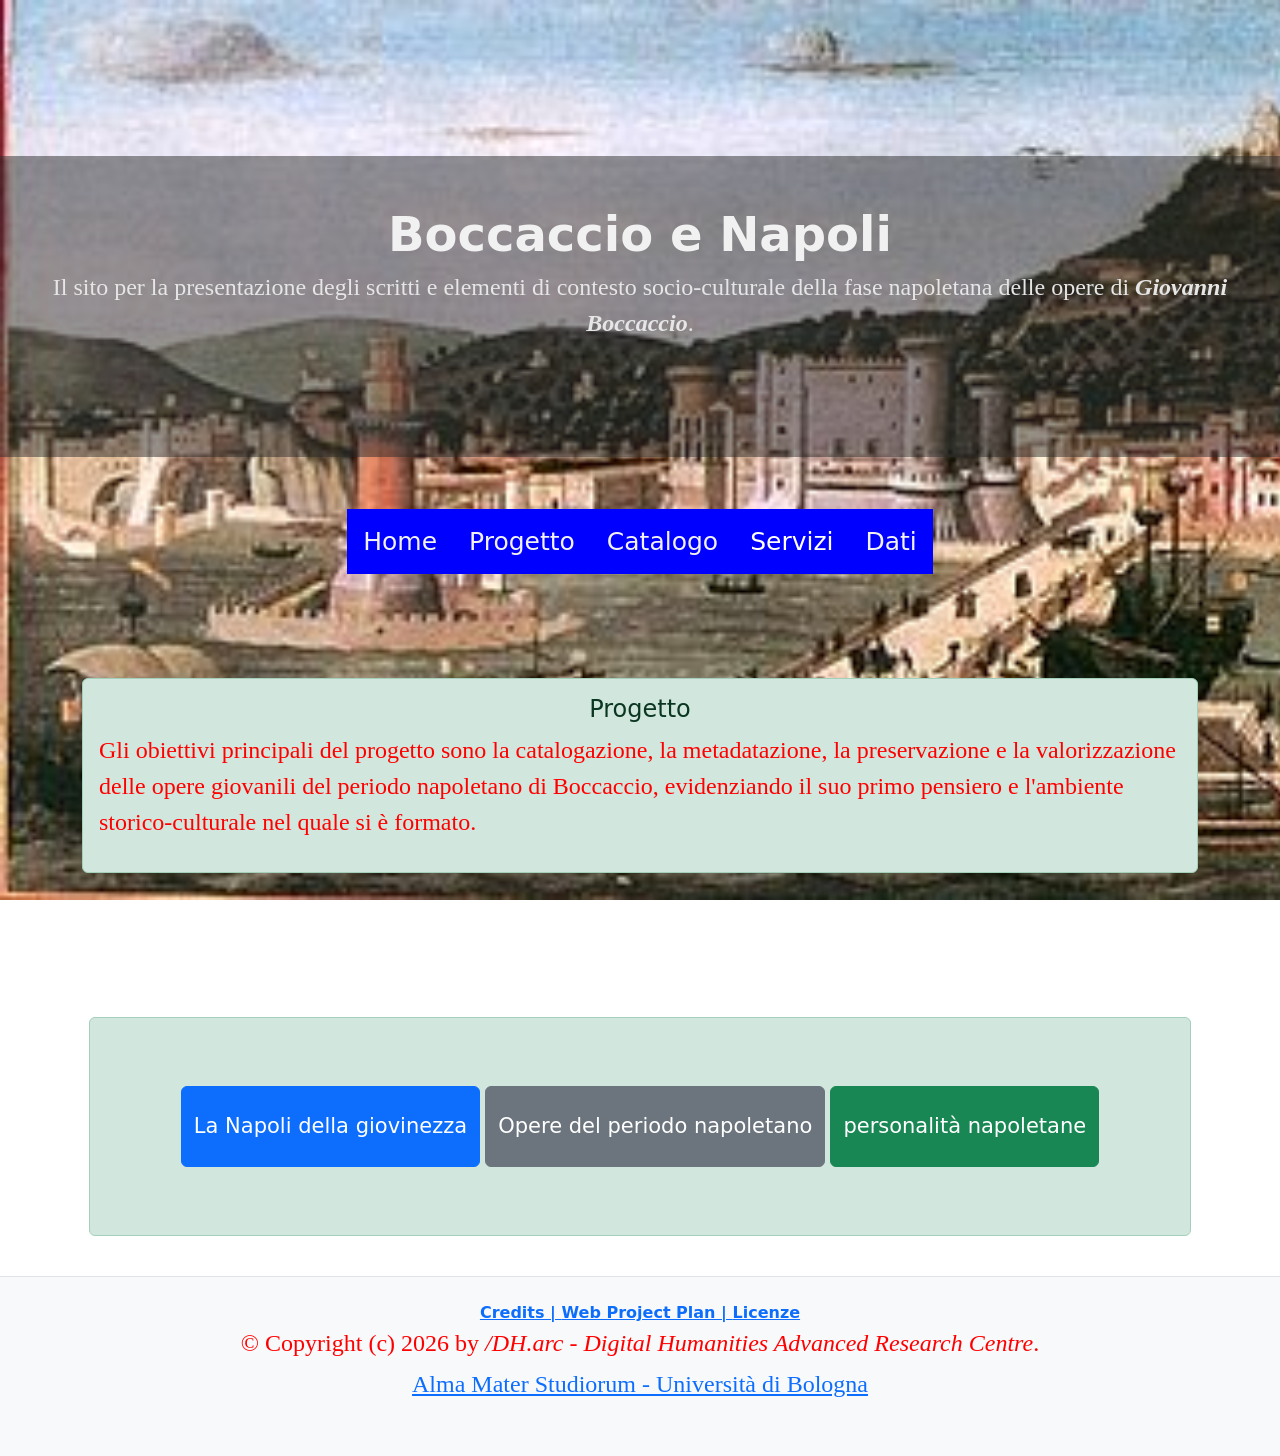
<file: index.html>
<!DOCTYPE html>
<htlm>
	<head>
		<title>Boccaccio e Napoli</title>
		<meta charset="utf-8" />
		<link rel="icon" type="image/x-icon" href="immagini/Giovanni_Boccaccio_06.jpg">
		<link rel="stylesheet" type="text/css" href="style/style_catalogo_Boccaccio.css" />
		<link href="https://cdn.jsdelivr.net/npm/bootstrap@5.3.8/dist/css/bootstrap.min.css" rel="stylesheet" integrity="sha384-sRIl4kxILFvY47J16cr9ZwB07vP4J8+LH7qKQnuqkuIAvNWLzeN8tE5YBujZqJLB" crossorigin="anonymous">
		<style>
			<!-- qua sto definendo gli stili -->
			<!-- body {background-color: powderblue;} -->
			body {background-image: url('immagini/700px-Tavola_Strozzi_-_Napoli.jpg');background-repeat: no-repeat; background-size: cover;background-attachment: fixed} ;
			h1   {color: blue;}
			p    {color: red;font-family:calibri;font-size:150%;text-align:"justify"}
			P1   {color: brown;font-family: calibri;font-size: 220%;text-align:"justify;"}
		</style>

		<!-- qui ho inserito i metadati per i motori di ricerca -->
		<link rel="schema.DC" href="http://purl.org/dc/elements/1.1/" />
		<link rel="schema.DCTERMS" href="http://purl.org/dc/terms/" />
		<meta name="DC.title" lang="it" content="Boccaccio e Napoli" />
		<meta name="DC.creator" content="Edoardo Villani" />
		<meta name="DC.subject" content="Periodo napoletano di Boccaccio" />
		<meta name="DC.publisher" content="https://github.com/Endoriano/Endoriano.github.io" />
		<meta name="DC.type" scheme="DCTERMS.DCMIType" content="Text" />
		<meta name="DC.format" scheme="DCTERMS.IMT" content="text/html" />
		<meta name="DCTERMS.extent" content="62kb" />
		<meta name="DC.language" scheme="DCTERMS. ISO639-2" content="it" />

	</head>
	<body >
		    <div>

		    	<p style="opacity:0">  o  </p>
		    	<p style="opacity:0">  o  </p>
		    	<p style="opacity:0">  o  </p>
		    	
		    </div>
			<div class="testata">
				<h1 style="margin-bottom: 5px; font-weight:normal; font-size: 48px; color: #f1f1f1; text-align: center;"><span style="font-weight: bold">Boccaccio e Napoli</span></h1>
				<p style="margin-top: 0px; font-size: 24px; color: #e6e6e6; text-align: center;">Il sito per la presentazione degli scritti e elementi di contesto socio-culturale della fase napoletana delle opere di<span style="font-style: italic;"> Giovanni Boccaccio</span>.</p>
			</div>
			
		    <p style="opacity:0">  o  </p>
		    <div class="d-flex justify-content-center w-100">		    	
				<nav>
			      <div class="topnav">
			        <a href="index.html" title="Link alla home">Home</a>
			        <a href="#progetto" title="Link al progetto">Progetto</a>
			        <a href="catalogo_giovinezzaBoccaccio.html"  title="Link al catalogo">Catalogo</a>
			        <div class="dropdown1">
			          <button class="dropbtn1">Servizi </button>
			            <div class="dropdown-content1">
			                <a href="https://leafletjs.com/index.html" title="Link alla mappa su Leaflet" target="_blank">Mappa dei luoghi</a>
			                <a href="https://timeline.knightlab.com/" title="Link alla linea del tempo da Knight Lab" target="_blank">Linea del tempo</a>
			                <a href="https://tagcrowd.com/" title="Link al tag cloud su Tag Crowd" target="_blank">Parole chiave</a>
			            </div>
			        </div>
			        <a href="tabella_dati.html" title="tabella dati">Dati</a>
			      </div>
				</nav>
			</div>
		
			<p style="opacity:0">  o  </p>
		    <p style="opacity:0">  o  </p>

			<div class="container-lg" id="progetto">
				<div class="alert alert-success" role="alert">
				  <h4 class="alert-heading text-center">Progetto</h4>
				  <p>Gli obiettivi principali del progetto sono la catalogazione, la metadatazione, la preservazione e la valorizzazione delle opere giovanili del periodo napoletano di Boccaccio, evidenziando il suo primo pensiero e l'ambiente storico-culturale nel quale si è formato.</p>
				  
				</div>
			</div>

			<p style="opacity:0">  o  </p>
		    <p style="opacity:0">  o  </p>

			<div class="container-sm p-4" style="max-width: 1150px;">
				<div class="alert alert-success text-center" role="alert">
				    <p style="opacity:0">  o  </p>
			                <a class="btn btn-primary py-4" href="mappa_Napoli_inv.html" style="font-size:21px">La Napoli della giovinezza</a>
			                <a class="btn btn-secondary py-4" href="catalogo_giovinezzaBoccaccio.html" style="font-size:21px">Opere del periodo napoletano</a>
			                <a class="btn btn-success py-4" href="#" style="font-size:21px">personalità napoletane</a>

					<p style="opacity:0">  o  </p>
				</div>
			</div>



		<!--<h1>il periodo napoletano di boccaccio</h1>
		<p style="background-image: url('immagini/Ritratto_Boccacio.jpg')">State cercando informazioni sulla tecnologia Wi-Fi, sullo Stato americano del Wisconsin o sui voli low cost di Wizz Air? Specificate meglio la vostra richiesta per ottenere dettagli precisi.State cercando informazioni sulla tecnologia Wi-Fi,<b> sullo Stato americano del Wisconsin o sui voli low cost di Wizz Air? Specificate meglio la vostra</b> richiesta per ottenere dettagli precisi.State cercando informazioni sulla tecnologia<em> Wi-Fi, sullo Stato americano del Wisconsin o sui voli low cost di Wizz Air?</em> Specificate meglio la vostra richiesta per ottenere dettagli precisi.State cercando informazioni sulla tecnologia Wi-Fi, sullo Stato americano del Wisconsin o sui voli low cost di Wizz Air? Specificate meglio la vostra richiesta per ottenere dettagli precisi.State cercando informazioni sulla tecnologia Wi-Fi, sullo Stato americano del Wisconsin o sui voli low cost di Wizz Air? Specificate meglio la vostra richiesta per ottenere dettagli precisi.</p>
		<p>sdsffghjkfgdghjkl</p>
		<p>devdfdttyfyg</p>
		<h2 style="background-color:brown;color:black;">Gli anni giovanili</h2>
		<h3 style="background-color:red;font-family:arial;font-size:300%;text-align:center;">Gli anni giovanili</h3>
		<h4>Gli anni giovanili</h4>
		<p>NAPOLI: IL GRANDE CENTRO CULTURALE DELL'ETA' ANGIOINA</p>
		<img src="immagini/manoscritto_evidenziato_ok.jpg" usemap="#workmap" />
		<map name="workmap">
		  	<area shape="rect" coords="40,65,80,130" alt="miniatura" href="miniatura.html">
  			<area shape="circle" coords="120,200,40" alt="altro" href="altro.html">
		</map>-->
		
			
		<footer class="bg-body-tertiary text-center py-4 mt-auto border-top">
		  <div class="container">
		    <div class="crediti" style="margin-bottom: 30px;">
		          <a href="#" style="font-weight: bold;">Credits | </a><a href="#" style="font-weight: bold;">Web Project Plan | </a><a href="#" style="font-weight: bold;">Licenze</a>
		          <p style="margin-bottom: 0px">&copy; Copyright (c) 2026 by <em>/DH.arc - Digital Humanities Advanced Research Centre</em>.</p>
		          <p style="margin-top: 5px; margin-bottom: 10px"><a href="https://www.unibo.it/it" title="unibo.it" target="_blank">Alma Mater Studiorum - Università di Bologna</a></p>
		    </div>
		  </div>
		</footer>






	</body>	




</html>
</file>
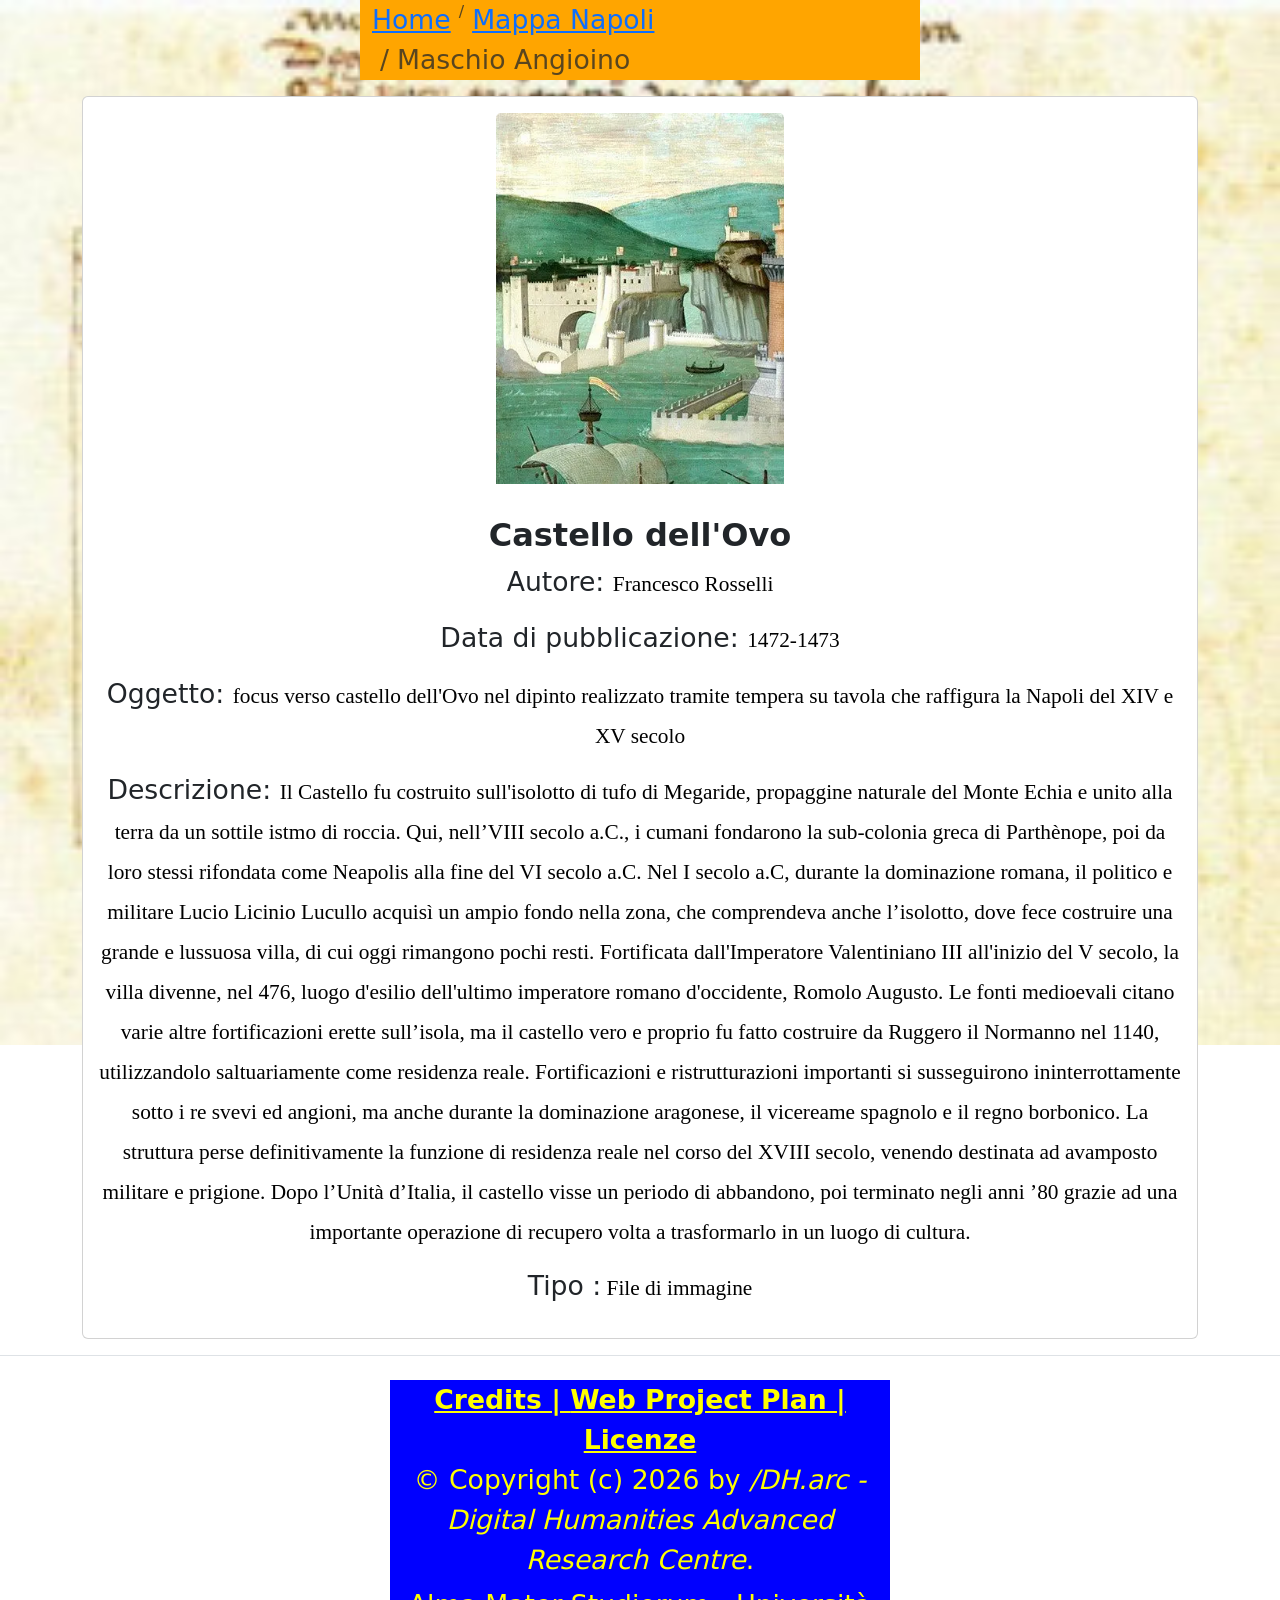
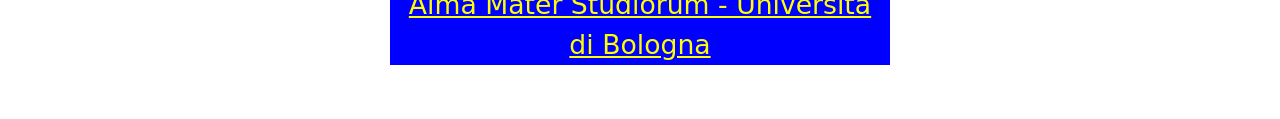
<file: Castello_dell'_Ovo.html>
<!DOCTYPE html>
<htlm>
  <head>
		<title>Castello dell'Ovo</title>
		<meta charset="utf-8" />
		<link rel="icon" type="image/x-icon" href="immagini/Giovanni_Boccaccio_06.jpg">
		<link rel="stylesheet" type="text/css" href="style/style_catalogo_Boccaccio.css" />
		<link href="https://cdn.jsdelivr.net/npm/bootstrap@5.3.8/dist/css/bootstrap.min.css" rel="stylesheet" integrity="sha384-sRIl4kxILFvY47J16cr9ZwB07vP4J8+LH7qKQnuqkuIAvNWLzeN8tE5YBujZqJLB" crossorigin="anonymous">
		<style>
			body {background-image: url('immagini/manoscritto_teseida_nozze_demilia.jpg');background-repeat: no-repeat; background-size: cover;background-attachment: fixed} 
		</style>
   
  </head>
  <body >
	<div class="container text-center" style="max-width: 560px; background-color: orange;" >
		<nav aria-label="breadcrumb">
		  <ol class="breadcrumb">
		    <li class="breadcrumb-item"><a href="index.html" style="font-size: 20pt">Home</a></li>
		    <li class="breadcrumb-item"><a href="mappa_Napoli.html" style="font-size: 20pt">Mappa Napoli</a></li>
		    <li class="breadcrumb-item active" aria-current="page" style="font-size: 20pt">Maschio Angioino</li>
		  
		  </ol>
		</nav>
	</div>
	<div class="container text-center">
		  <div class="card my-3 h-100 text-center">
		    <div class="d-flex justify-content-center my-3">
		      <img src="./immagini/castellodellOvo.jpg" class="card-img-top" alt="castello dell'Ovo" style="width: 18rem;">
		    </div>
		    <div class="card-body">
		      <h2 class="card-title"><b>Castello dell'Ovo</b></h2>
		      <p class="card-text">Autore: <span1>Francesco Rosselli</span1></p>
          <p>Data di pubblicazione: <span1>1472-1473</span1></p>
          <p>Oggetto: <span1> focus verso castello dell'Ovo nel dipinto realizzato tramite tempera su tavola che raffigura la Napoli del XIV e XV secolo</span1></p>

          <p>Descrizione: <span1>Il Castello fu costruito sull'isolotto di tufo di Megaride, propaggine naturale del Monte Echia e unito alla terra da un sottile istmo di roccia. Qui, nell’VIII secolo a.C., i cumani fondarono la sub-colonia greca di Parthènope, poi da loro stessi rifondata come Neapolis alla fine del VI secolo a.C. Nel I secolo a.C, durante la dominazione romana, il politico e militare Lucio Licinio Lucullo acquisì un ampio fondo nella zona, che comprendeva anche l’isolotto, dove fece costruire una grande e lussuosa villa, di cui oggi rimangono pochi resti. Fortificata dall'Imperatore Valentiniano III all'inizio del V secolo, la villa divenne, nel 476, luogo d'esilio dell'ultimo imperatore romano d'occidente, Romolo Augusto. Le fonti medioevali citano varie altre fortificazioni erette sull’isola, ma il castello vero e proprio fu fatto costruire da Ruggero il Normanno nel 1140, utilizzandolo saltuariamente come residenza reale. Fortificazioni e ristrutturazioni importanti si susseguirono ininterrottamente sotto i re svevi ed angioni, ma anche durante la dominazione aragonese, il vicereame spagnolo e il regno borbonico. La struttura perse definitivamente la funzione di residenza reale nel corso del XVIII secolo, venendo destinata ad avamposto militare e prigione. Dopo l’Unità d’Italia, il castello visse un periodo di abbandono, poi terminato negli anni ’80 grazie ad una importante operazione di recupero volta a trasformarlo in un luogo di cultura. 
          </span1></p>
          <p>Tipo :<span1> File di immagine </span1>
          </p>
		    </div>
		  </div>
	</div>

<footer class="text-center py-4 mt-auto border-top bg-transparent">
    <div class="container" style="background-color: blue; width: 500px;">
      <div class="crediti" style="margin-bottom: 30px;">
            <a href="#" style="font-weight: bold; color: yellow; font-size: 20pt;">Credits | </a><a href="#" style="font-weight: bold;color: yellow; font-size: 20pt;">Web Project Plan | </a><a href="#" style="font-weight: bold;color: yellow; font-size: 20pt;">Licenze</a>
            <p style="margin-bottom: 0px;color: yellow;">&copy; Copyright (c) 2026 by <em>/DH.arc - Digital Humanities Advanced Research Centre</em>.</p>
            <p style="margin-top: 5px; margin-bottom: 10px;"><a href="https://www.unibo.it/it" title="unibo.it" target="_blank" style="color: yellow;">Alma Mater Studiorum - Università di Bologna</a></p>
      </div>
    </div>
  </footer>

				
  </body>	


</html>
</file>
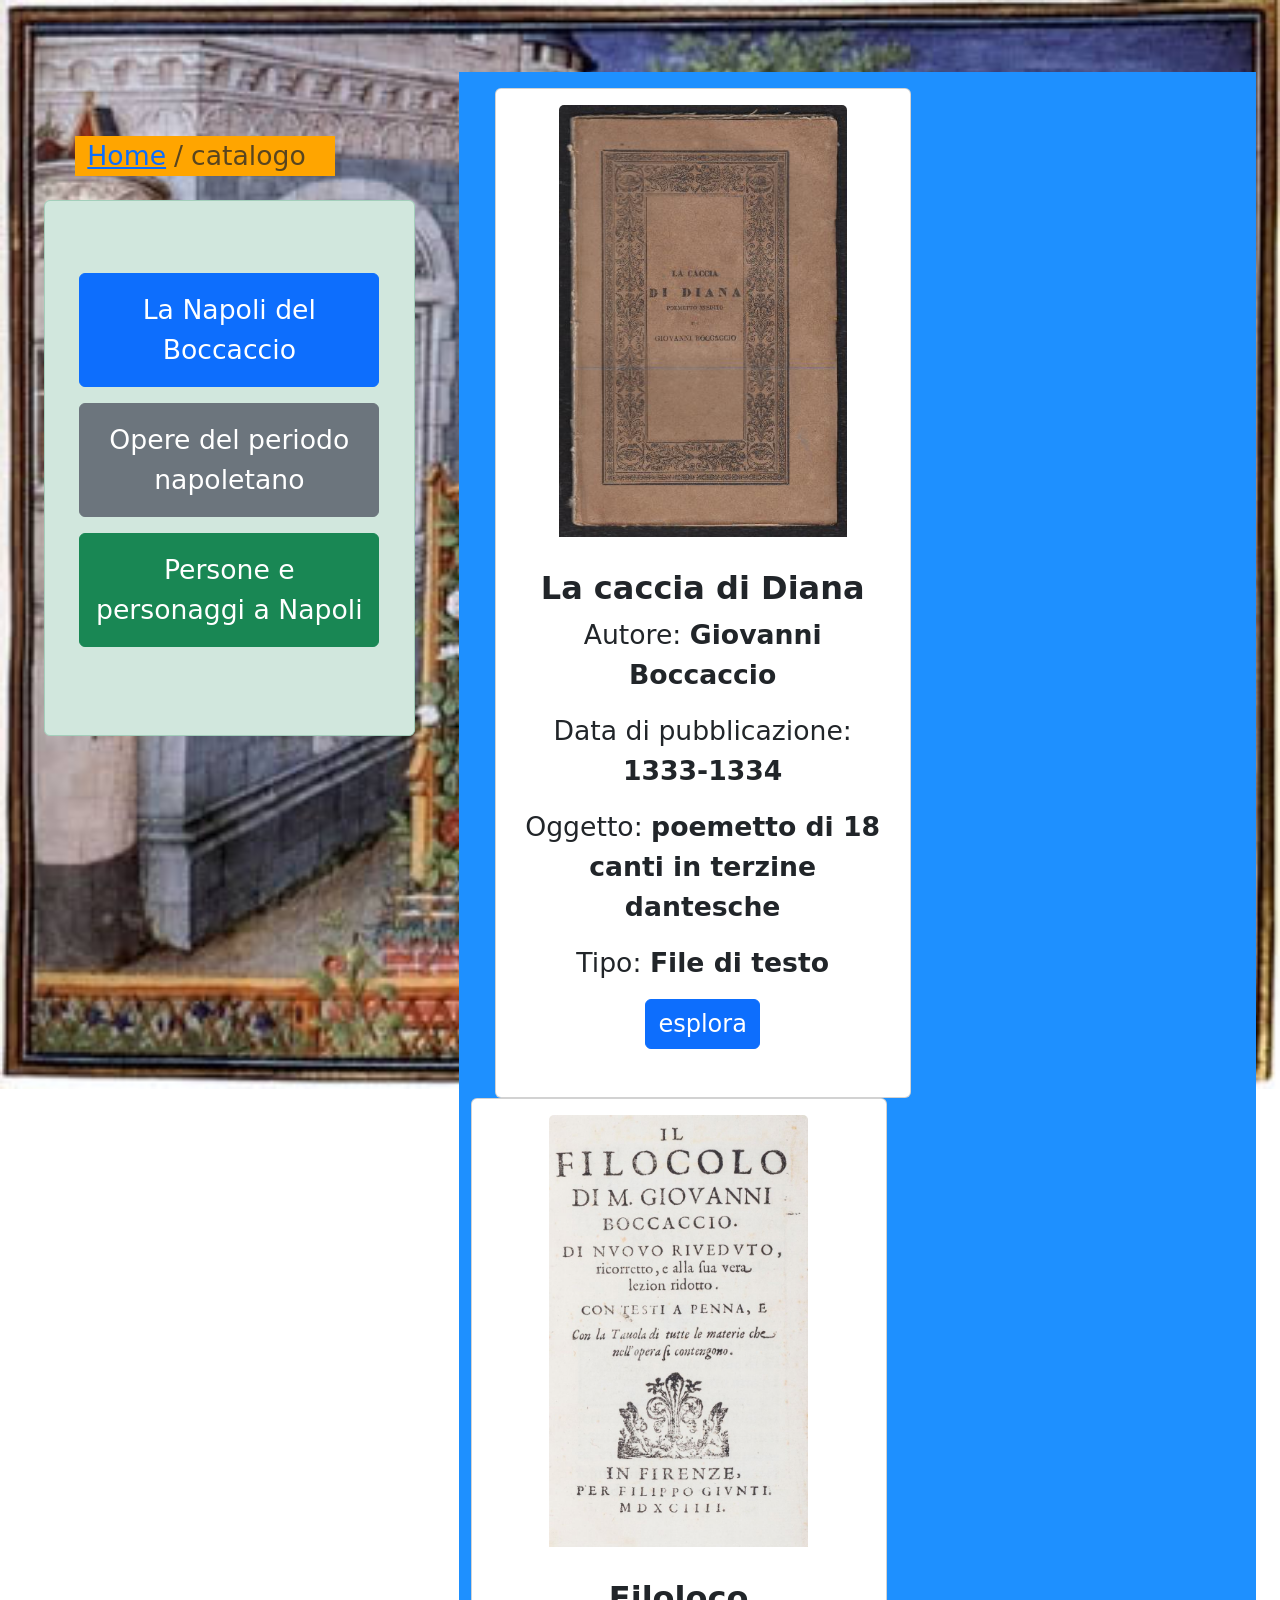
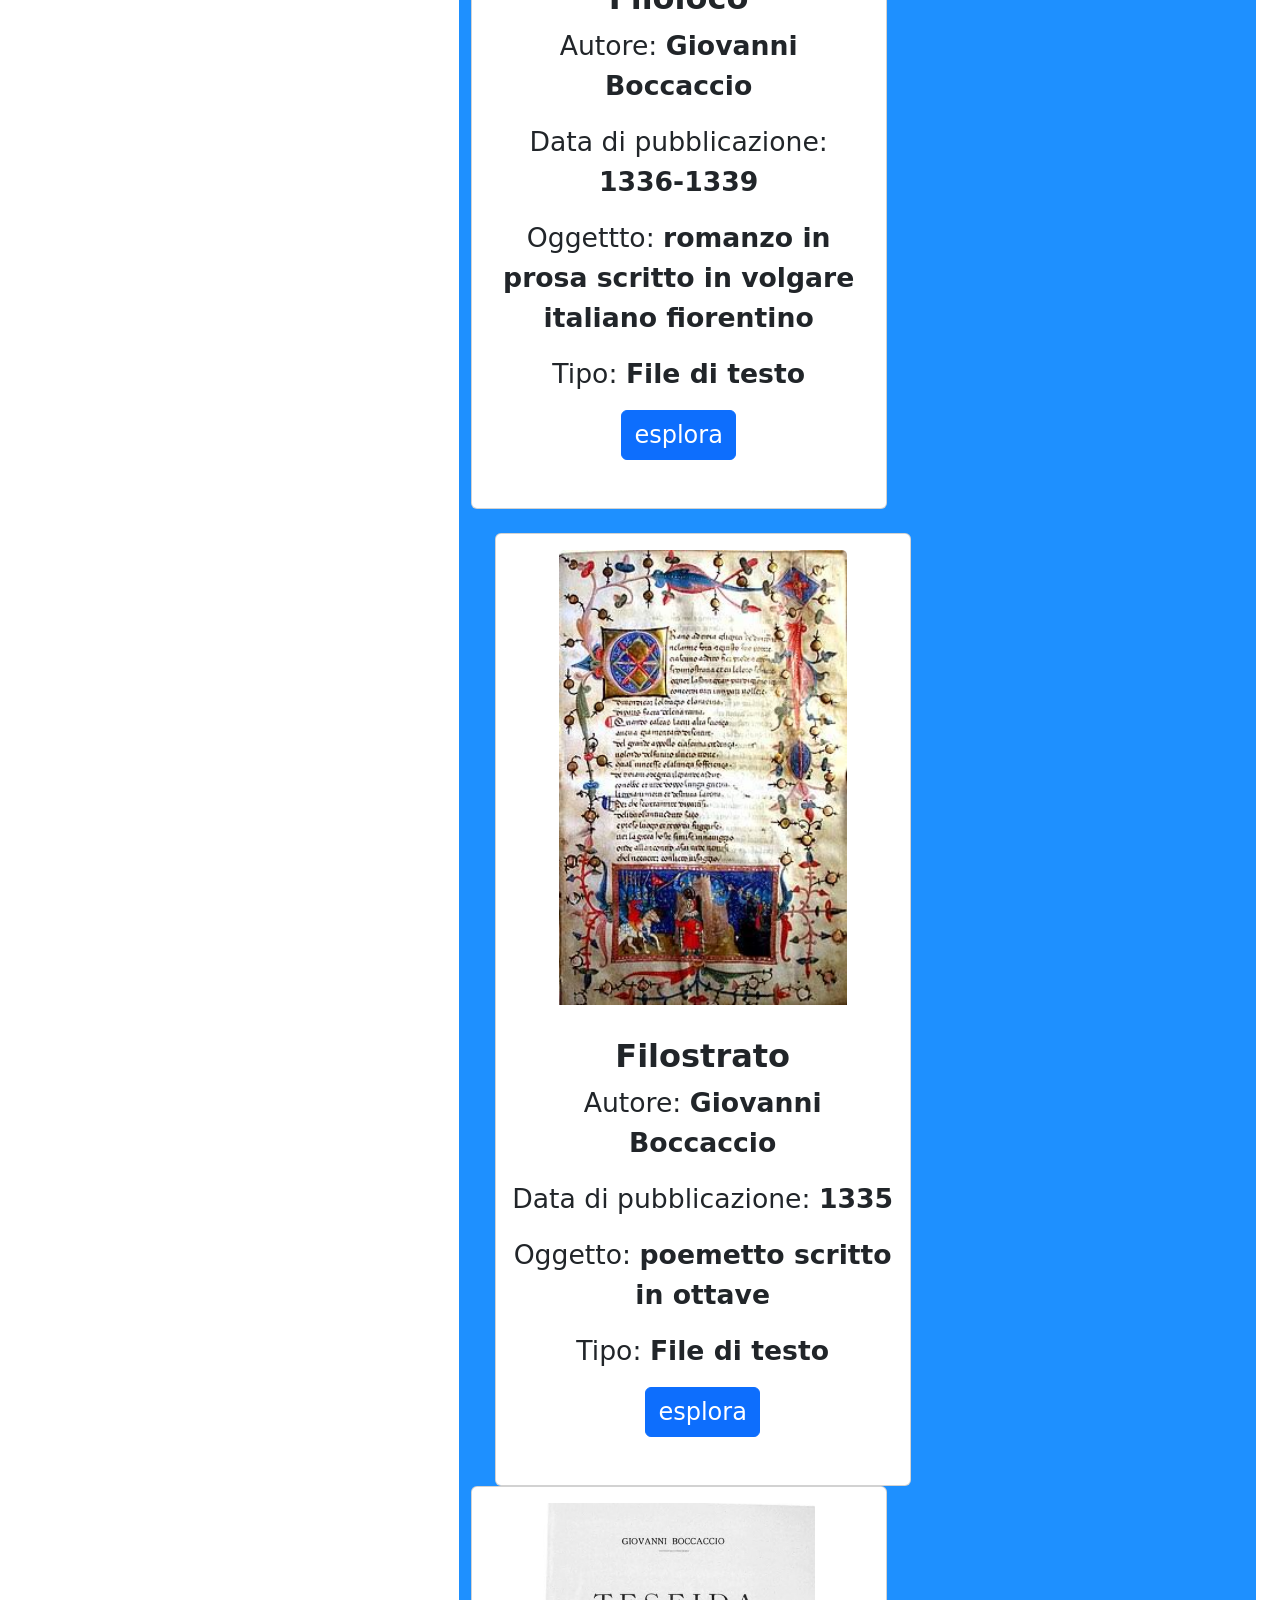
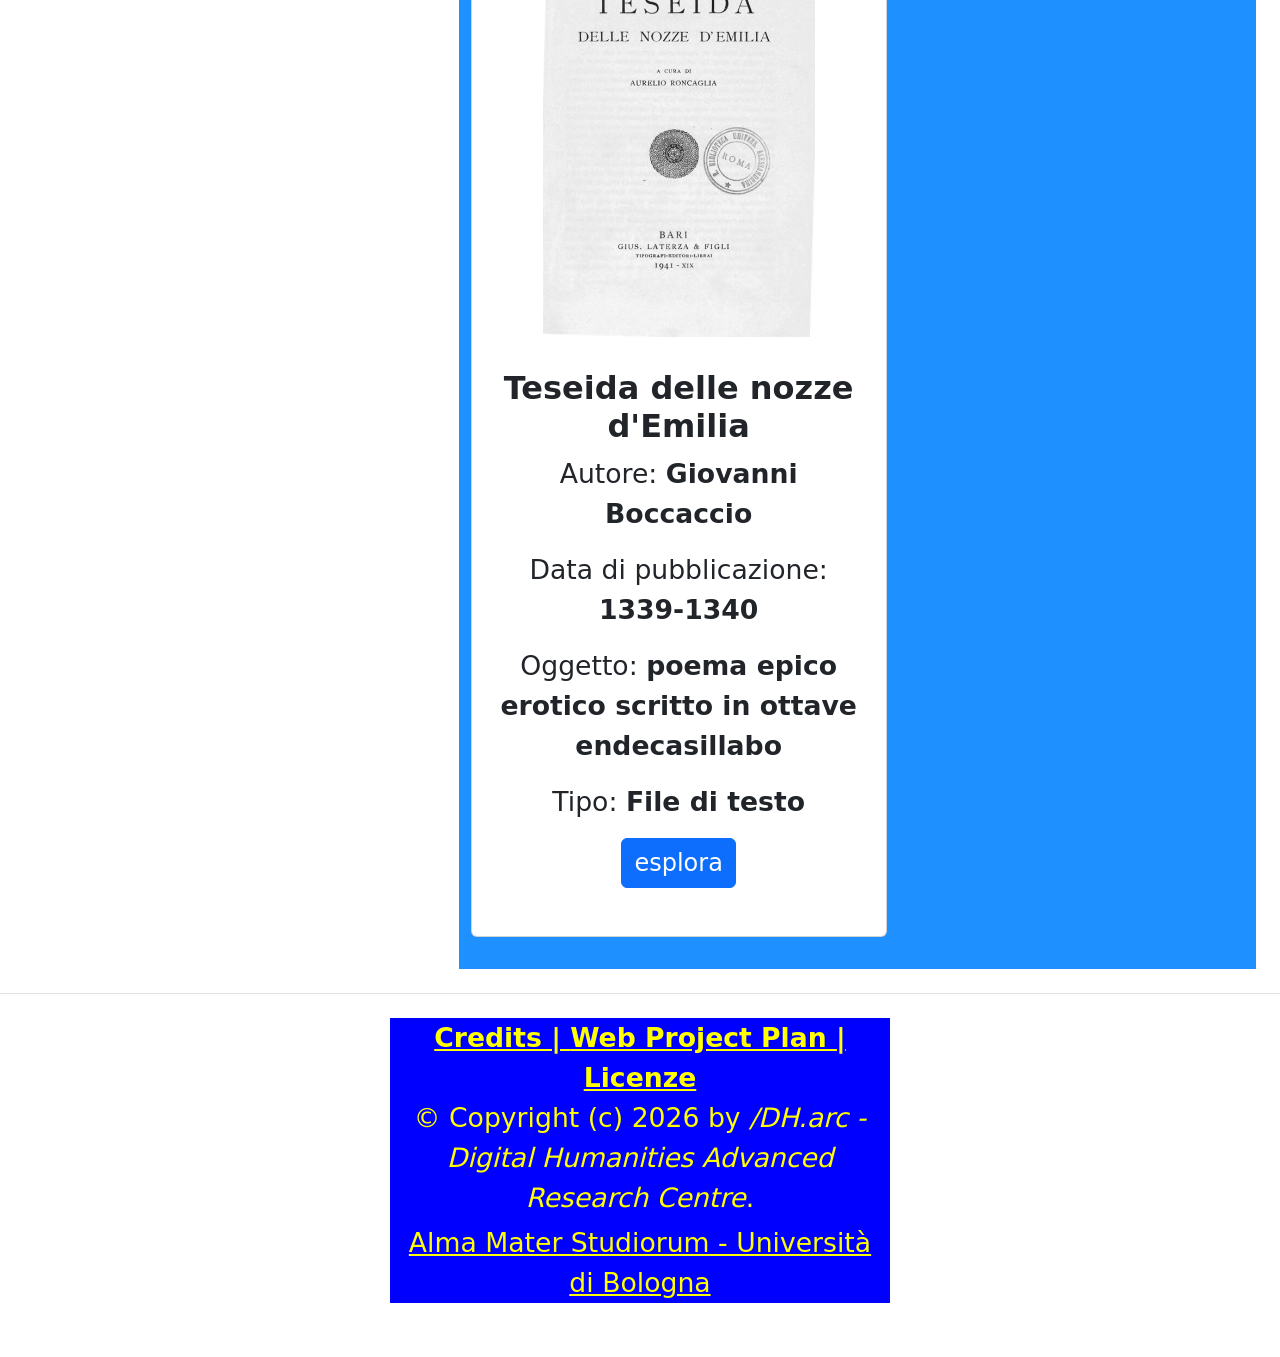
<file: catalogo_giovinezzaBoccaccio.html>
<!doctype html>
<html>
  <head>
    <title>Catalogo1: Opere Napoletane di Boccaccio</title>
    <meta charset="utf-8" />
    <link rel="icon" type="image/x-icon" href="immagini/Giovanni_Boccaccio_06.jpg">
    <meta name="viewport" content="width=device-width, initial-scale=1" />
    <!-- css -->
    <link rel="stylesheet" type="text/css" href="style/style_catalogo_Boccaccio.css" />
    <!-- icons -->
    <link href="https://cdn.jsdelivr.net/npm/bootstrap@5.3.8/dist/css/bootstrap.min.css" rel="stylesheet" integrity="sha384-sRIl4kxILFvY47J16cr9ZwB07vP4J8+LH7qKQnuqkuIAvNWLzeN8tE5YBujZqJLB" crossorigin="anonymous">
    <style>
      body {background-image: url('immagini/Emilia_in_the_rosegarden_(Teseida).jpg');background-repeat: no-repeat; background-size: cover;background-attachment: fixed} ;
      border {color: red ;}
    </style>


  </head>
  <body>
  <div class="row">
    <div class="col-md-4 p-4 vh-100">
      <p style="opacity:0">  o  </p>      
      <p style="opacity:0">  o  </p>
      <div class="container text-center" style="max-width: 260px; background-color: orange;" >
        <nav aria-label="breadcrumb">
          <ol class="breadcrumb">
            <li class="breadcrumb-item"><a href="index.html" style="font-size: 20pt">Home</a></li>
            <li class="breadcrumb-item active" aria-current="page" style="font-size: 20pt">catalogo</li>
          
          </ol>
        </nav>
      </div>
      <div class="container-sm p-2 mx-4" style="max-width: 600px;">
        <div class="alert alert-success text-center" role="alert">
            <p style="opacity:0">  o  </p>
            <p>
                <a class="btn btn-primary py-3" href="catalogo_giovinezzaBoccaccioN.html" style="font-size:20pt; max-width:300px;">La Napoli del Boccaccio</a>
            </p>
            <p>
               <a class="btn btn-secondary py-3" href="catalogo_giovinezzaBoccaccio.html" style="font-size:20pt; max-width:300px;">Opere del periodo napoletano</a>
            </p>
            <p>
              <a class="btn btn-success py-3" href="catalogo_giovinezzaBoccaccioPP.html" style="font-size:20pt; max-width:300px;">Persone e personaggi a Napoli</a> 
            </p>         
                      
                    
          <p style="opacity:0">  o  </p>
        </div>
      </div>

    </div>


    <div class="col">

      <div class="container mt-2 mt-md-5 p-4 bg-transparent">

        <div class="container text-center overflow-hidden "; background style="background-color:DodgerBlue; max-width: 1000px">
          <div class="row d-flex justify-content-center mb-4">
            <div class="col-sm">
              <div class="card my-3 mx-4 h-100" style="width: 26rem;">
                <div class="d-flex justify-content-center my-3">
                  <img src="./immagini/la_caccia_di_Diana.jpg" class="card-img-top" alt="la_caccia_di_Diana" style="width: 18rem;">
                </div>
                <div class="card-body">
                  <h2 class="card-title"><b>La caccia di Diana</b></h2>
                  <p class="card-text">Autore: <span>Giovanni Boccaccio</span></p>
                      <p>Data di pubblicazione: <span>1333-1334</span></p>
                      <p>Oggetto: <span> poemetto di 18 canti in terzine dantesche </span></p></p>
                      <p>Tipo: <span>File di testo</span></p>
                  <a href="la_caccia_di_Diana.html" class="btn btn-primary" style="font-size: 18pt">esplora</a>
                </div>
              </div>          
            </div>
            <div class="col-sm">
              <div class="card my-3 h-100" style="width: 26rem;">
                <div class="d-flex justify-content-center my-3">
                  <img src="./immagini/Filoloco manoscritto.jpg" class="card-img-top" alt="Filoloco manoscritto" style="width: 16.2rem;">
                </div>
                <div class="card-body">
                  <h2 class="card-title"><b>Filoloco</b></h2>
                  <p class="card-text">Autore: <span>Giovanni Boccaccio</span></p>
                      <p>Data di pubblicazione: <span>1336-1339</span></p>
                      <p>Oggettto: <span> romanzo in prosa scritto in volgare italiano fiorentino </span></p></p><p class="card-text"></p>
                      <p>Tipo: <span>File di testo</span></p>
                  <a href="#" class="btn btn-primary" style="font-size: 18pt">esplora</a>
                </div>
              </div>
            </div>
          </div>
          <div class="row mb-5">
            <div class="col-sm">
              <div class="card my-3 mx-4 h-100" style="width: 26rem;">
                <div class="d-flex justify-content-center my-3">
                  <img src="./immagini/manoscritto.jpg" class="card-img-top" alt="manoscritto Filostrato" style="width: 18rem;">
                </div>
                <div class="card-body">
                  <h2 class="card-title"><b>Filostrato</b></h2>
                  <p class="card-text">Autore: <span>Giovanni Boccaccio</span></p>
                      <p>Data di pubblicazione: <span>1335</span></p>
                      <p>Oggetto: <span> poemetto scritto in ottave </span></p></p>
                      <p>Tipo: <span>File di testo</span></p>
                  <a href="#" class="btn btn-primary" style="font-size: 18pt">esplora</a>
                </div>
              </div>          
            </div>
            <div class="col-sm">
              <div class="card my-3 h-100" style="width: 26rem;">
                <div class="d-flex justify-content-center my-3">
                  <img src="./immagini/Boccaccio,_Giovanni_–_Teseida,_1941_–_BEIC_1768580.djvu.jpg" class="card-img-top" alt="_Giovanni_–_Teseida" style="width: 17rem;">
                </div>
                <div class="card-body">
                  <h2 class="card-title"><b>Teseida delle nozze d'Emilia</b></h2>
                  <p class="card-text">Autore: <span>Giovanni Boccaccio</span></p>
                      <p>Data di pubblicazione: <span>1339-1340</span></p>
                      <p>Oggetto: <span> poema epico erotico scritto in ottave endecasillabo </span></p></p>
                      <p>Tipo: <span>File di testo</span></p>
                  <a href="#" class="btn btn-primary" style="font-size: 18pt">esplora</a>
                </div>
              </div>
            </div>
          </div>            
        </div>
      </div>
    </div>
  <footer class="text-center py-4 mt-auto border-top bg-transparent">
    <div class="container" style="background-color: blue; width: 500px;">
      <div class="crediti" style="margin-bottom: 30px;">
            <a href="#" style="font-weight: bold; color: yellow; font-size: 20pt;">Credits | </a><a href="#" style="font-weight: bold;color: yellow; font-size: 20pt;">Web Project Plan | </a><a href="#" style="font-weight: bold;color: yellow; font-size: 20pt;">Licenze</a>
            <p style="margin-bottom: 0px;color: yellow;">&copy; Copyright (c) 2026 by <em>/DH.arc - Digital Humanities Advanced Research Centre</em>.</p>
            <p style="margin-top: 5px; margin-bottom: 10px;"><a href="https://www.unibo.it/it" title="unibo.it" target="_blank" style="color: yellow;">Alma Mater Studiorum - Università di Bologna</a></p>
      </div>
    </div>
  </footer>
    

       
  </body>
</html>
</file>
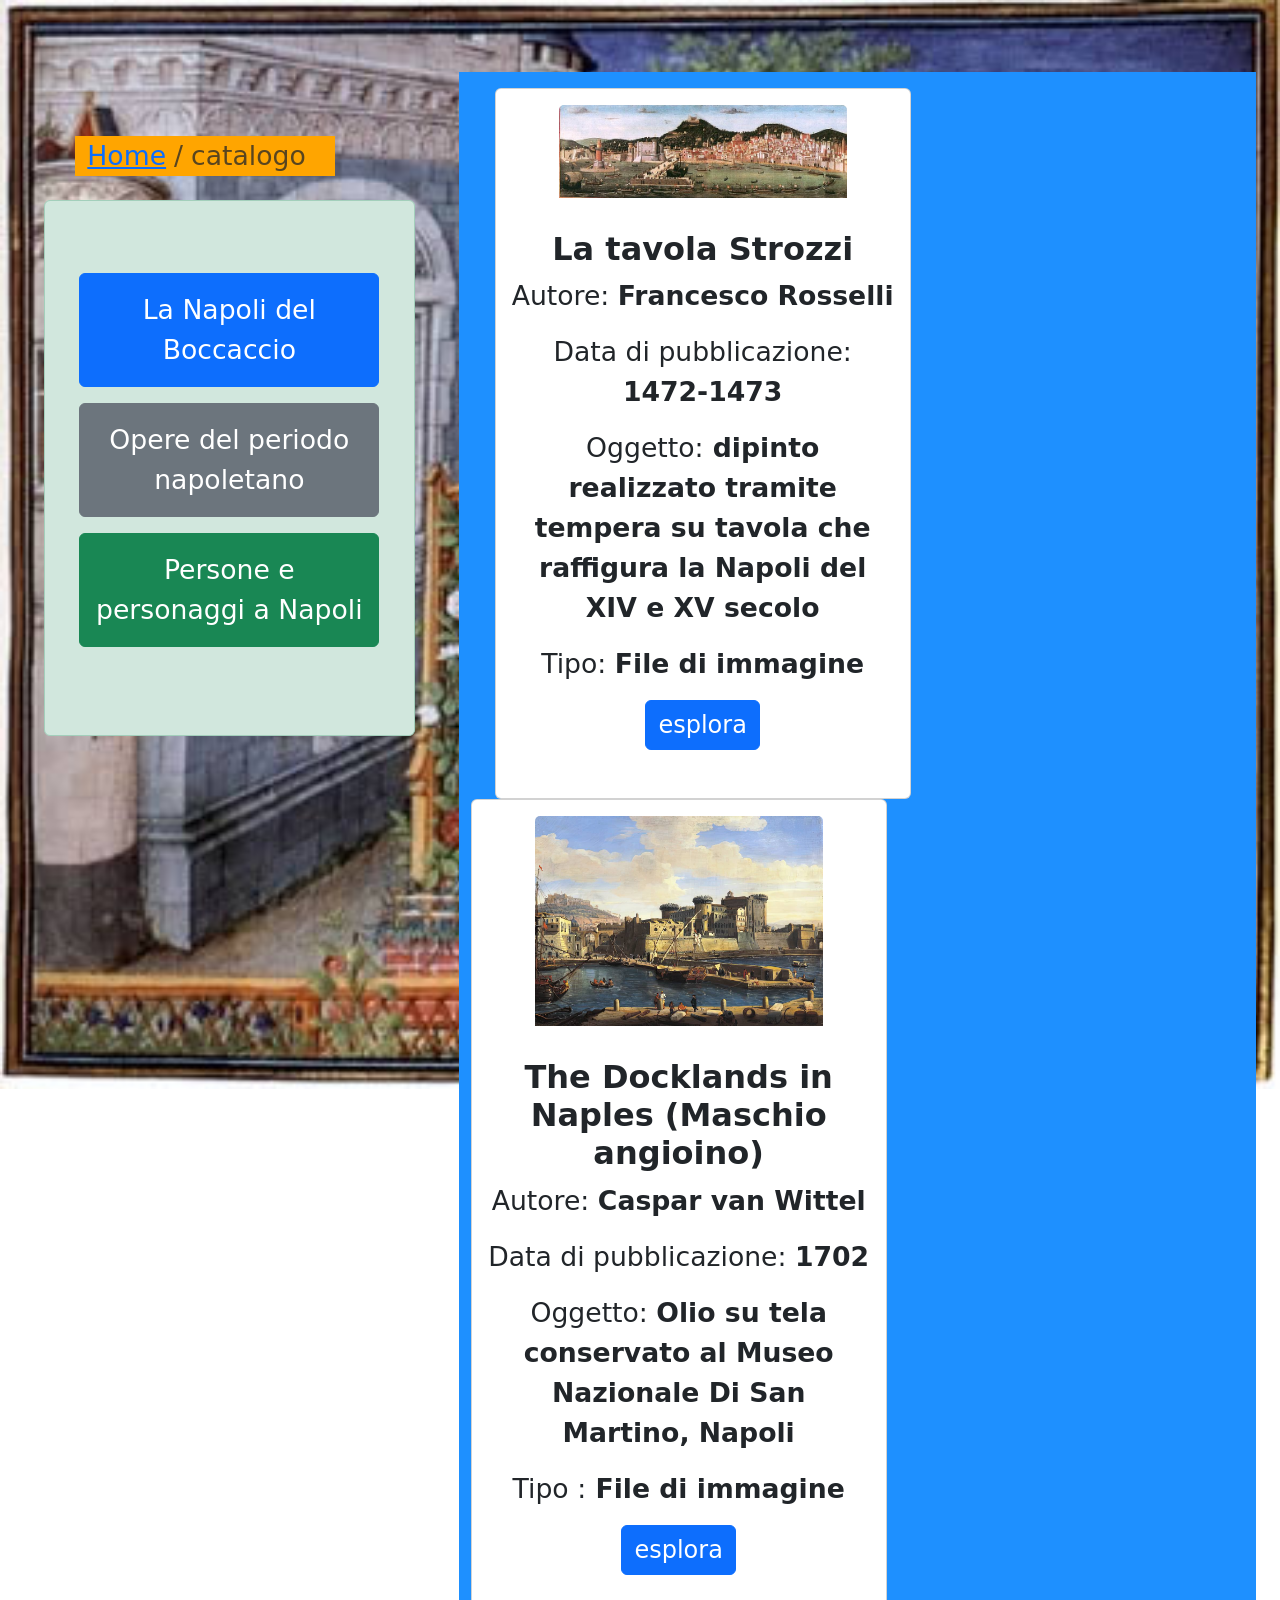
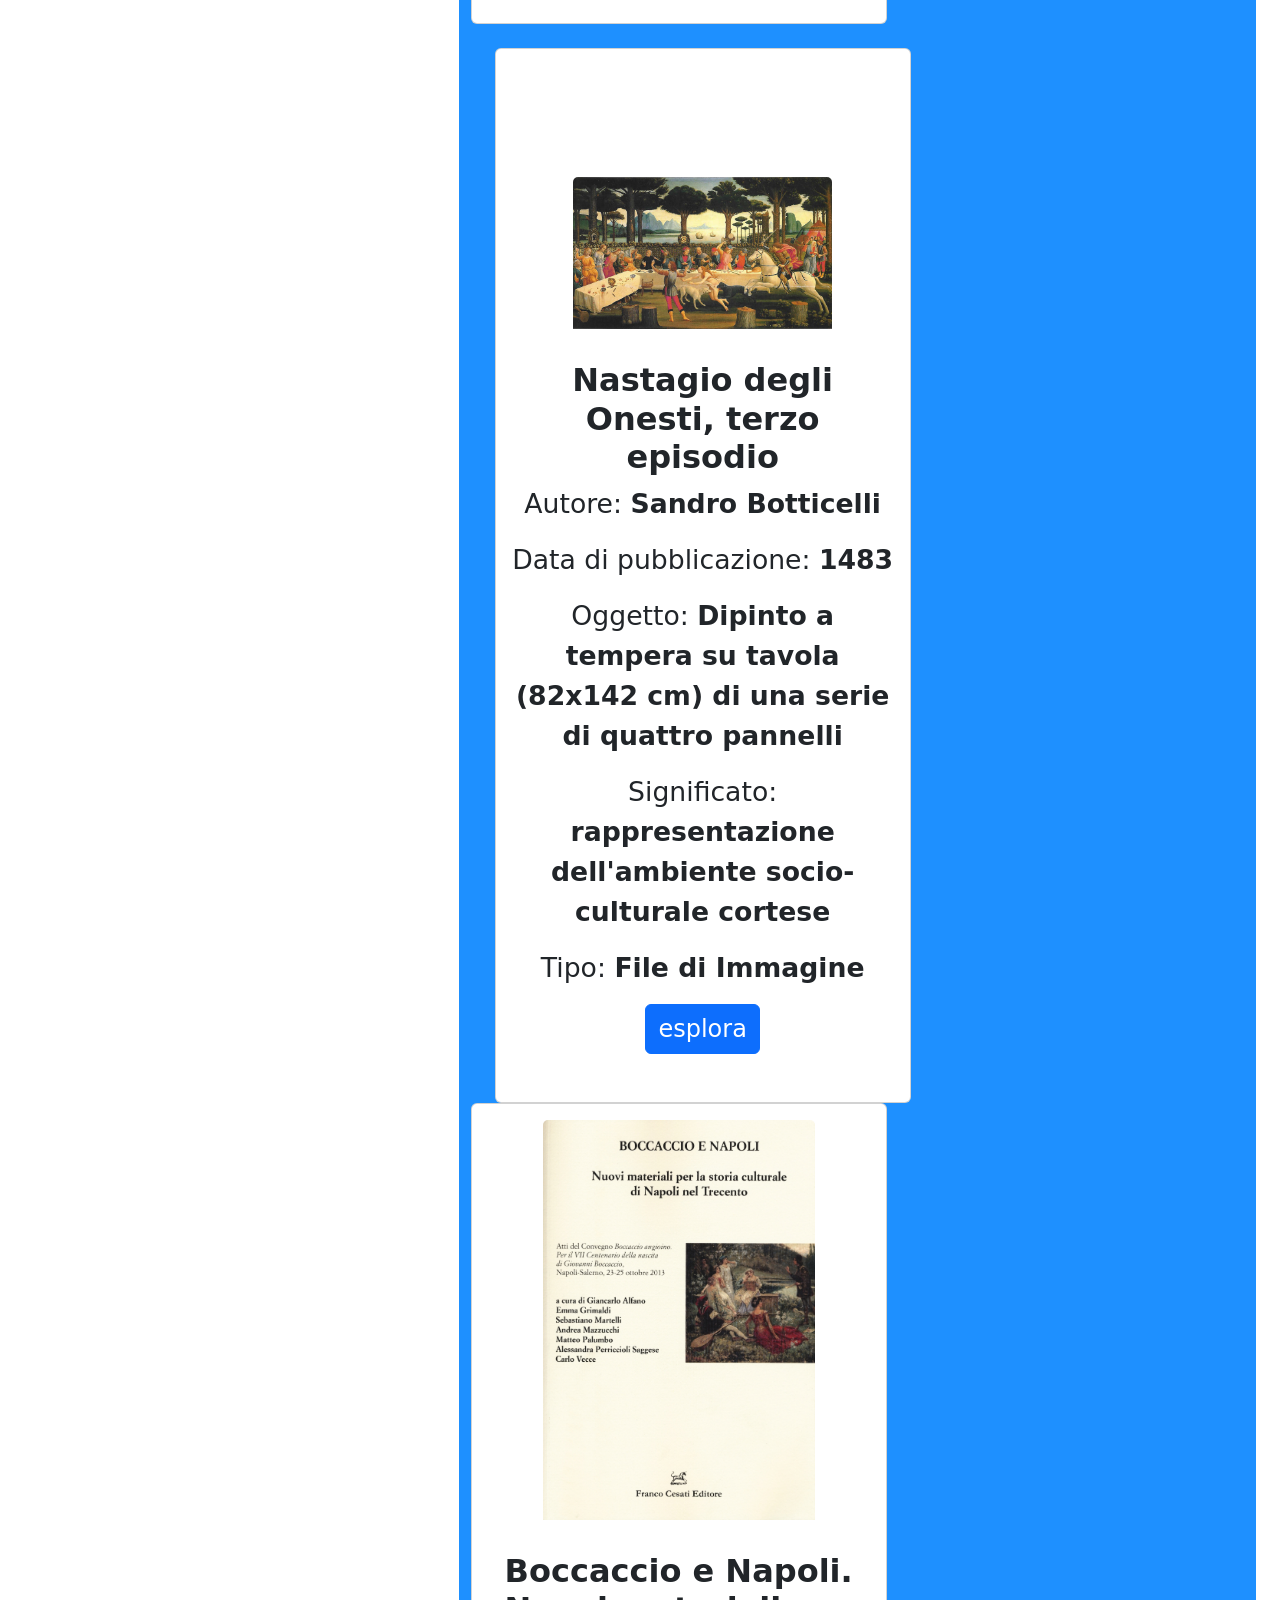
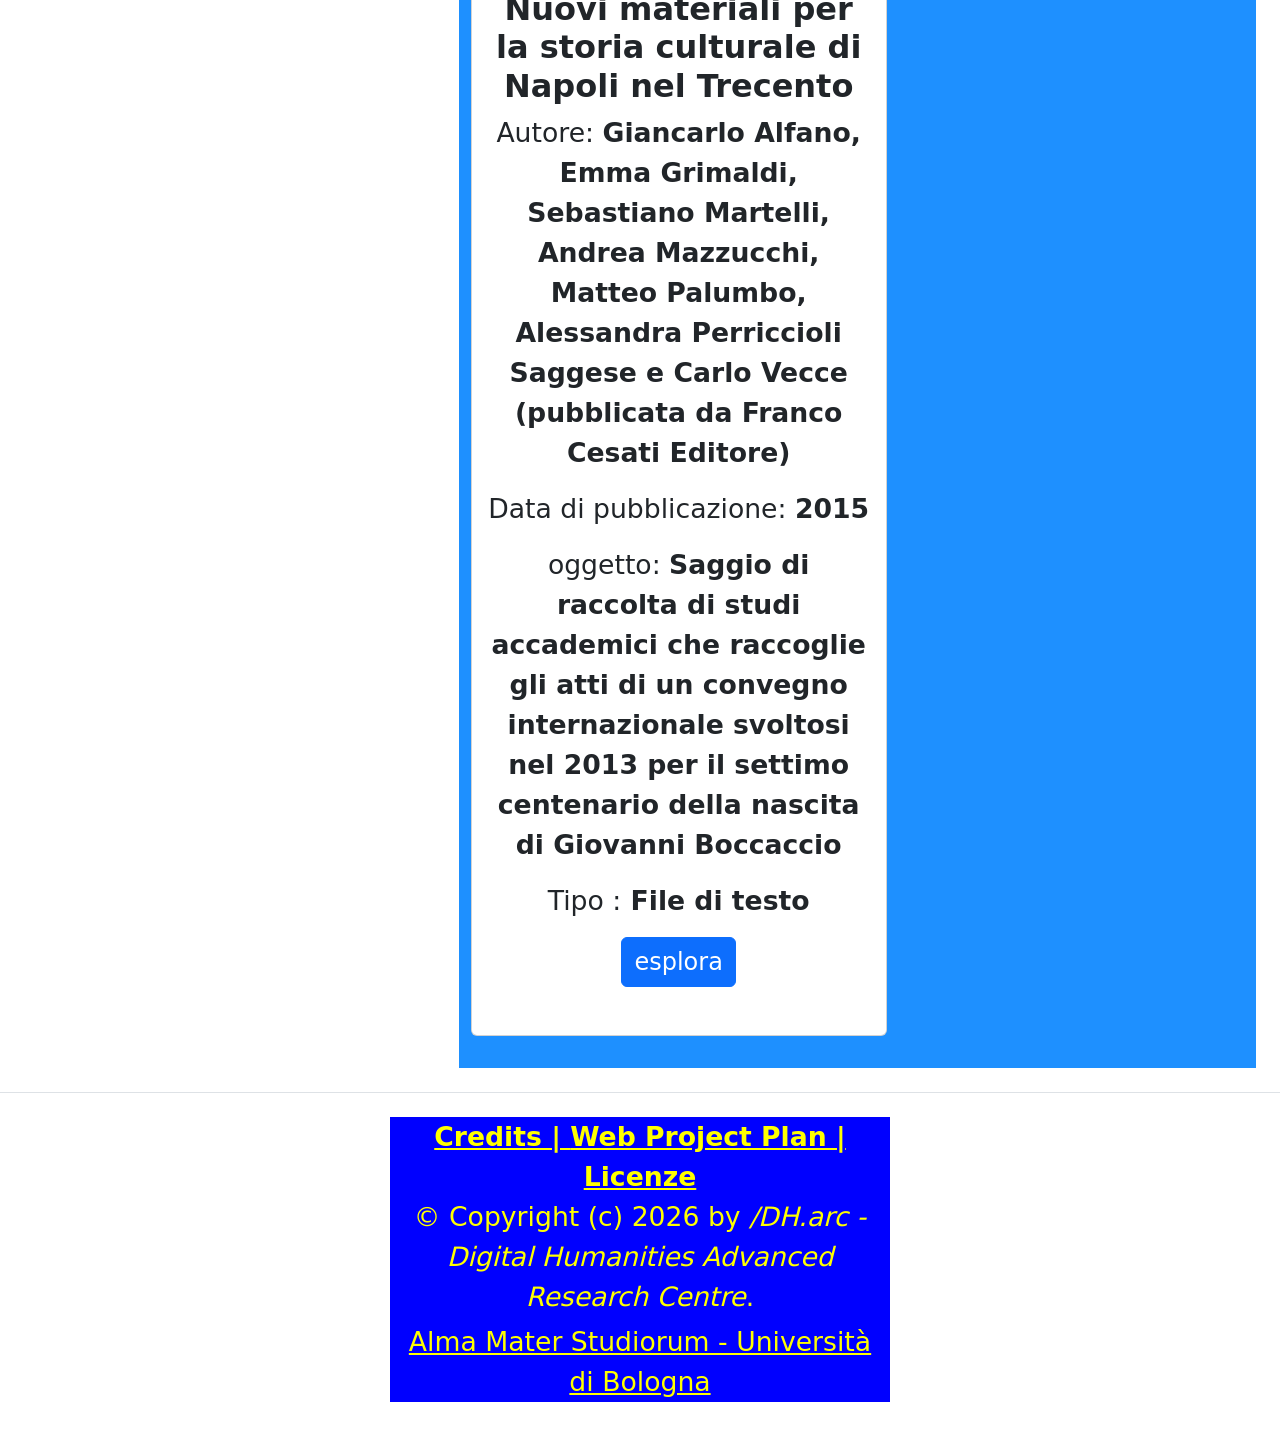
<file: catalogo_giovinezzaBoccaccioN.html>
<!doctype html>
<html>
  <head>
    <title>CatalogoN: La Napoli di Boccaccio</title>
    <meta charset="utf-8" />
    <link rel="icon" type="image/x-icon" href="immagini/Giovanni_Boccaccio_06.jpg">
    <meta name="viewport" content="width=device-width, initial-scale=1" />
    <!-- css -->
    <link rel="stylesheet" type="text/css" href="style/style_catalogo_Boccaccio.css" />
    <!-- icons -->
    <link href="https://cdn.jsdelivr.net/npm/bootstrap@5.3.8/dist/css/bootstrap.min.css" rel="stylesheet" integrity="sha384-sRIl4kxILFvY47J16cr9ZwB07vP4J8+LH7qKQnuqkuIAvNWLzeN8tE5YBujZqJLB" crossorigin="anonymous">
    <style>
      body {background-image: url('immagini/Emilia_in_the_rosegarden_(Teseida).jpg');background-repeat: no-repeat; background-size: cover;background-attachment: fixed} ;
      border {color: red ;}
    </style>


  </head>
  <body>
  <div class="row">
    <div class="col-md-4 p-4 vh-100">
      <p style="opacity:0">  o  </p>      
      <p style="opacity:0">  o  </p>
      <div class="container text-center" style="max-width: 260px; background-color: orange;" >
        <nav aria-label="breadcrumb">
          <ol class="breadcrumb">
            <li class="breadcrumb-item"><a href="index.html" style="font-size: 20pt">Home</a></li>
            <li class="breadcrumb-item active" aria-current="page" style="font-size: 20pt">catalogo</li>
          
          </ol>
        </nav>
      </div>
      <div class="container-sm p-2 mx-4" style="max-width: 600px;">
        <div class="alert alert-success text-center" role="alert">
            <p style="opacity:0">  o  </p>
            <p>
                <a class="btn btn-primary py-3" href="catalogo_giovinezzaBoccaccioN.html" style="font-size:20pt; max-width:300px;">La Napoli del Boccaccio</a>
            </p>
            <p>
               <a class="btn btn-secondary py-3" href="catalogo_giovinezzaBoccaccio.html" style="font-size:20pt; max-width:300px;">Opere del periodo napoletano</a>
            </p>
            <p>
              <a class="btn btn-success py-3" href="catalogo_giovinezzaBoccaccioPP.html" style="font-size:20pt; max-width:300px;">Persone e personaggi a Napoli</a> 
            </p>         
                      
                    
          <p style="opacity:0">  o  </p>
        </div>
      </div>

    </div>


    <div class="col">

      <div class="container mt-2 mt-md-5 p-4 bg-transparent">

        <div class="container text-center overflow-hidden "; background style="background-color:DodgerBlue; max-width: 1000px">
          <div class="row d-flex justify-content-center mb-4">
            <div class="col-sm">
              <div class="card my-3 mx-4 h-100" style="width: 26rem;">
                <div class="d-flex justify-content-center my-3">
                  <img src="./immagini/700px-Tavola_Strozzi_-_Napoli.jpg" class="card-img-top" alt="700px-Tavola_Strozzi_-_Napoli" style="width: 18rem;">
                </div>
                <div class="card-body">
                  <h2 class="card-title"><b>La tavola Strozzi</b></h2>
                  <p class="card-text">Autore: <span> Francesco Rosselli </span></p>
                      <p>Data di pubblicazione: <span>1472-1473</span></p>
                      <p>Oggetto:<span> dipinto realizzato tramite tempera su tavola che raffigura la Napoli del XIV e XV secolo </span></p></p>
                      <p>Tipo: <span>File di immagine</span></p>
                  <a href="#" class="btn btn-primary" style="font-size: 18pt">esplora</a>
                </div>
              </div>          
            </div>
            <div class="col-sm">
              <div class="card my-3 h-100" style="width: 26rem;">
                <div class="d-flex justify-content-center my-3">
                  <img src="./immagini/Caspar-Van-Wittel_MA.jpg" class="card-img-top" alt="maschio angioino" style="width: 18rem;">
                </div>
                <div class="card-body">
                  <h2 class="card-title"><b>The Docklands in Naples  (Maschio angioino)</b></h2>
                  <p class="card-text">Autore: <span>Caspar van Wittel</span></p>
                      <p>Data di pubblicazione: <span>1702</span></p>
                      <p>Oggetto: <span>Olio su tela conservato al Museo Nazionale Di San Martino, Napoli</span></p>
                      <p>Tipo :<span> File di immagine </span></p></p>
                  <a href="#" class="btn btn-primary" style="font-size: 18pt">esplora</a>
                </div>
              </div>
            </div>
          </div>
          <div class="row mb-5">
            <div class="col-sm">
              <div class="card my-3 mx-4 h-100" style="width: 26rem;">
                <p style="opacity:0">  o  </p> 
                <p style="opacity:0">  o  </p>
                <div class="d-flex justify-content-center my-3">
                  <img src="./immagini/Botticelli-Decameron-V-8.jpg" class="card-img-top" alt="Botticelli-Decameron" style="width: 16.2rem;">
                </div>
                <div class="card-body">
                  <h2 class="card-title"><b>Nastagio degli Onesti, terzo episodio </b></h2>
                  <p class="card-text">Autore: <span> Sandro Botticelli</span></p>
                      <p>Data di pubblicazione: <span>1483</span></p>
                      <p>Oggetto: <span>Dipinto a tempera su tavola (82x142 cm) di una serie di quattro pannelli</span></p>
                      <p>Significato: <span>rappresentazione dell'ambiente socio-culturale cortese</span></p>
                      <p>Tipo: <span> File di Immagine </span></p></p><p class="card-text"></p>
                  <a href="#" class="btn btn-primary" style="font-size: 18pt">esplora</a>
                </div>
              </div>          
            </div>
            <div class="col-sm">
              <div class="card my-3 h-100" style="width: 26rem;">
                <div class="d-flex justify-content-center my-3">
                  <img src="./immagini/Boccaccio_Napoli.jpg" class="card-img-top" alt="Boccaccio_Napoli" style="width: 17rem;">
                </div>
                <div class="card-body">
                  <h2 class="card-title"><b>Boccaccio e Napoli. Nuovi materiali per la storia culturale di Napoli nel Trecento</b></h2>
                  <p class="card-text">Autore: <span>Giancarlo Alfano, Emma Grimaldi, Sebastiano Martelli, Andrea Mazzucchi, Matteo Palumbo, Alessandra Perriccioli Saggese e Carlo Vecce (pubblicata da Franco Cesati Editore)</span></p>
                      <p>Data di pubblicazione: <span>2015</span></p>
                      <p>oggetto: <span>Saggio di raccolta di studi accademici che raccoglie gli atti di un convegno internazionale svoltosi nel 2013 per il settimo centenario della nascita di Giovanni Boccaccio</span></p>
                      <p>Tipo :<span> File di testo </span></p></p>
                  <a href="#" class="btn btn-primary" style="font-size: 18pt">esplora</a>
                </div>
              </div>
            </div>
          </div>            
        </div>
      </div>
    </div>
  <footer class="text-center py-4 mt-auto border-top bg-transparent">
    <div class="container" style="background-color: blue; width: 500px;">
      <div class="crediti" style="margin-bottom: 30px;">
            <a href="#" style="font-weight: bold; color: yellow; font-size: 20pt;">Credits | </a><a href="#" style="font-weight: bold;color: yellow; font-size: 20pt;">Web Project Plan | </a><a href="#" style="font-weight: bold;color: yellow; font-size: 20pt;">Licenze</a>
            <p style="margin-bottom: 0px;color: yellow;">&copy; Copyright (c) 2026 by <em>/DH.arc - Digital Humanities Advanced Research Centre</em>.</p>
            <p style="margin-top: 5px; margin-bottom: 10px;"><a href="https://www.unibo.it/it" title="unibo.it" target="_blank" style="color: yellow;">Alma Mater Studiorum - Università di Bologna</a></p>
      </div>
    </div>
  </footer>
    

       
  </body>
</html>
</file>
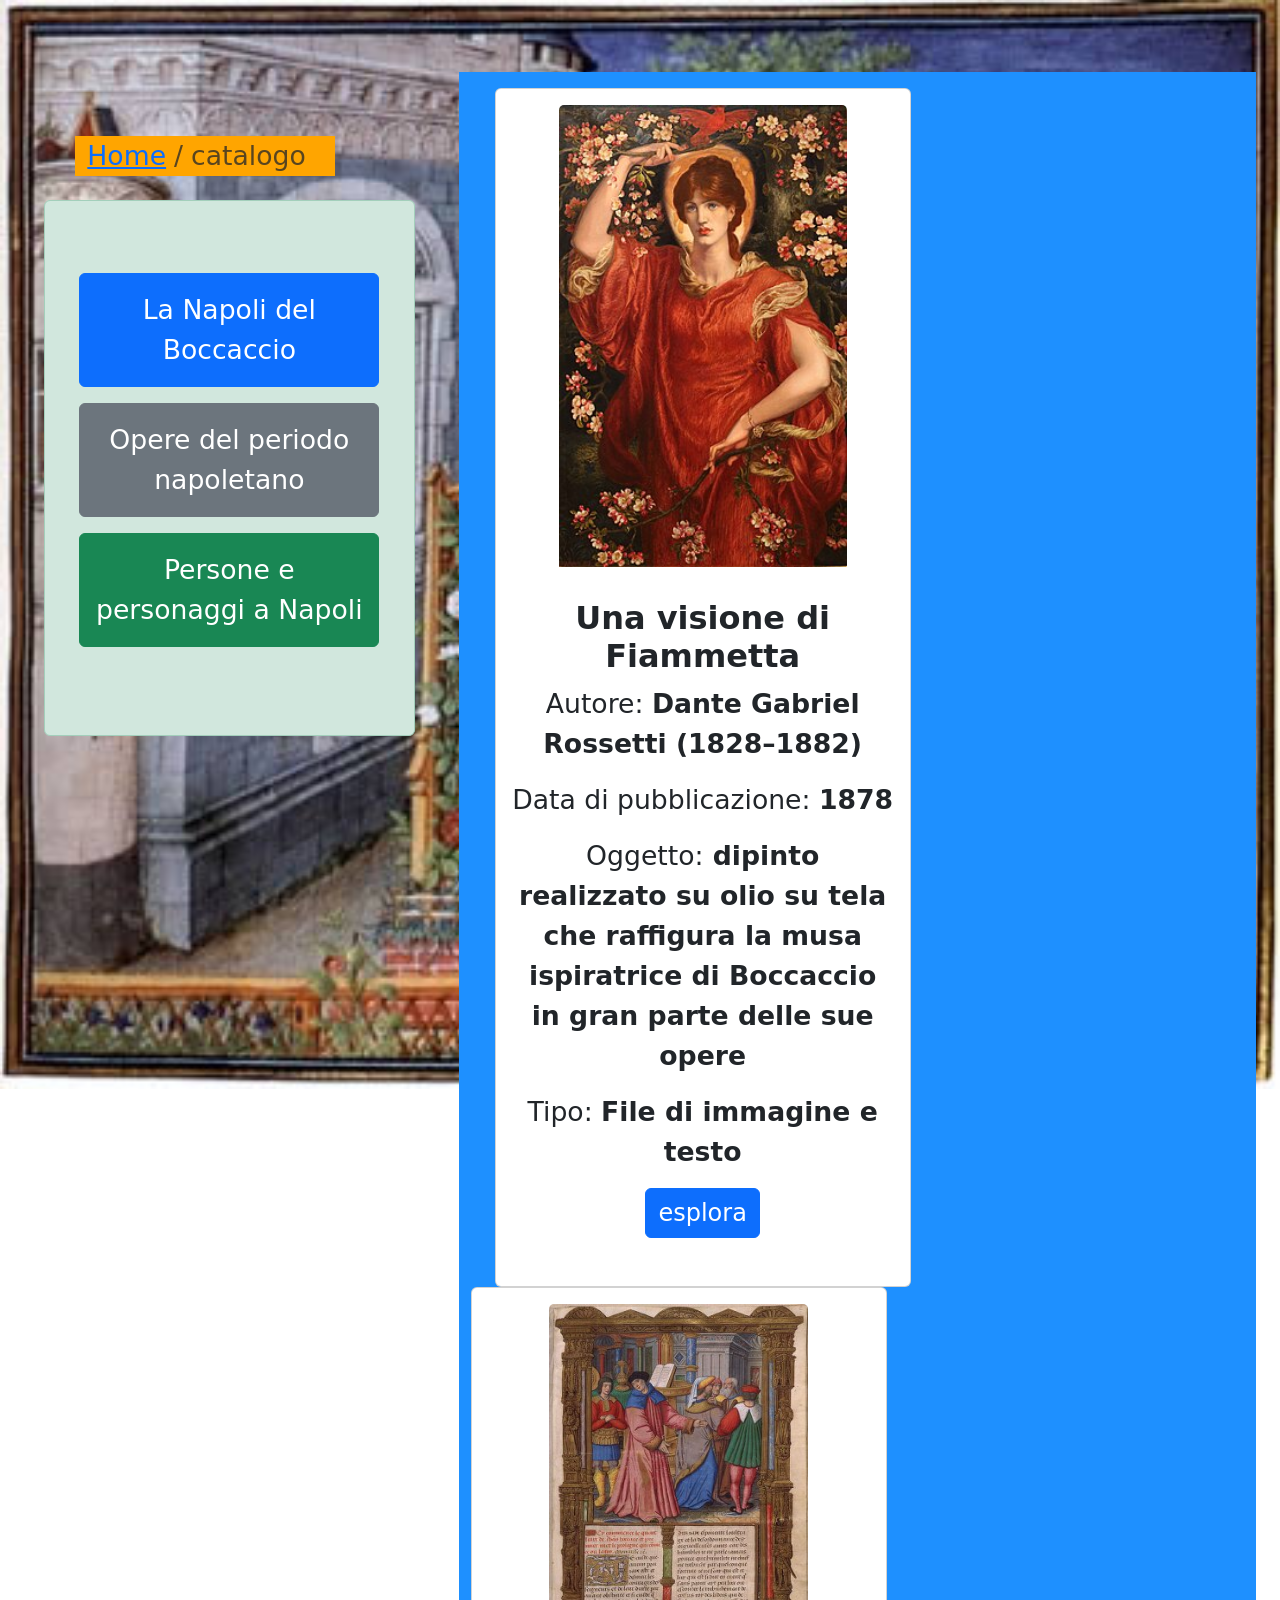
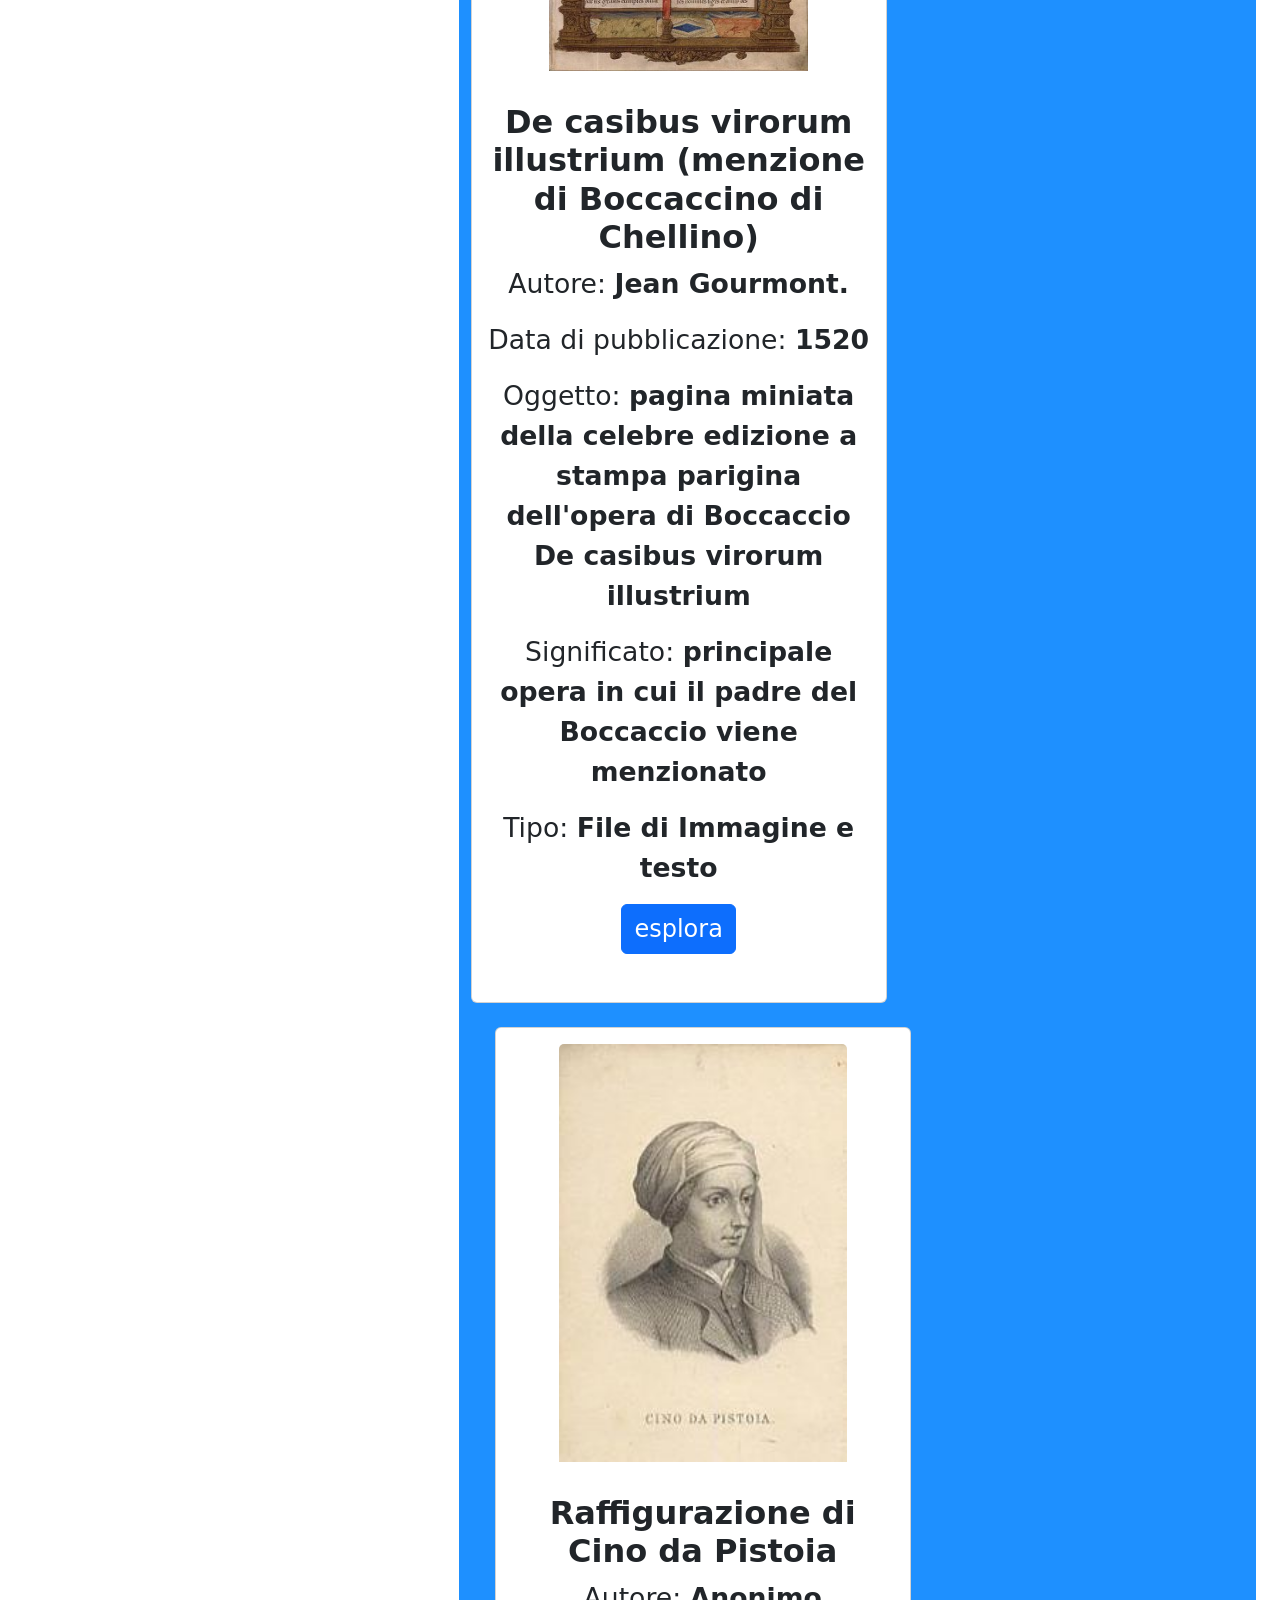
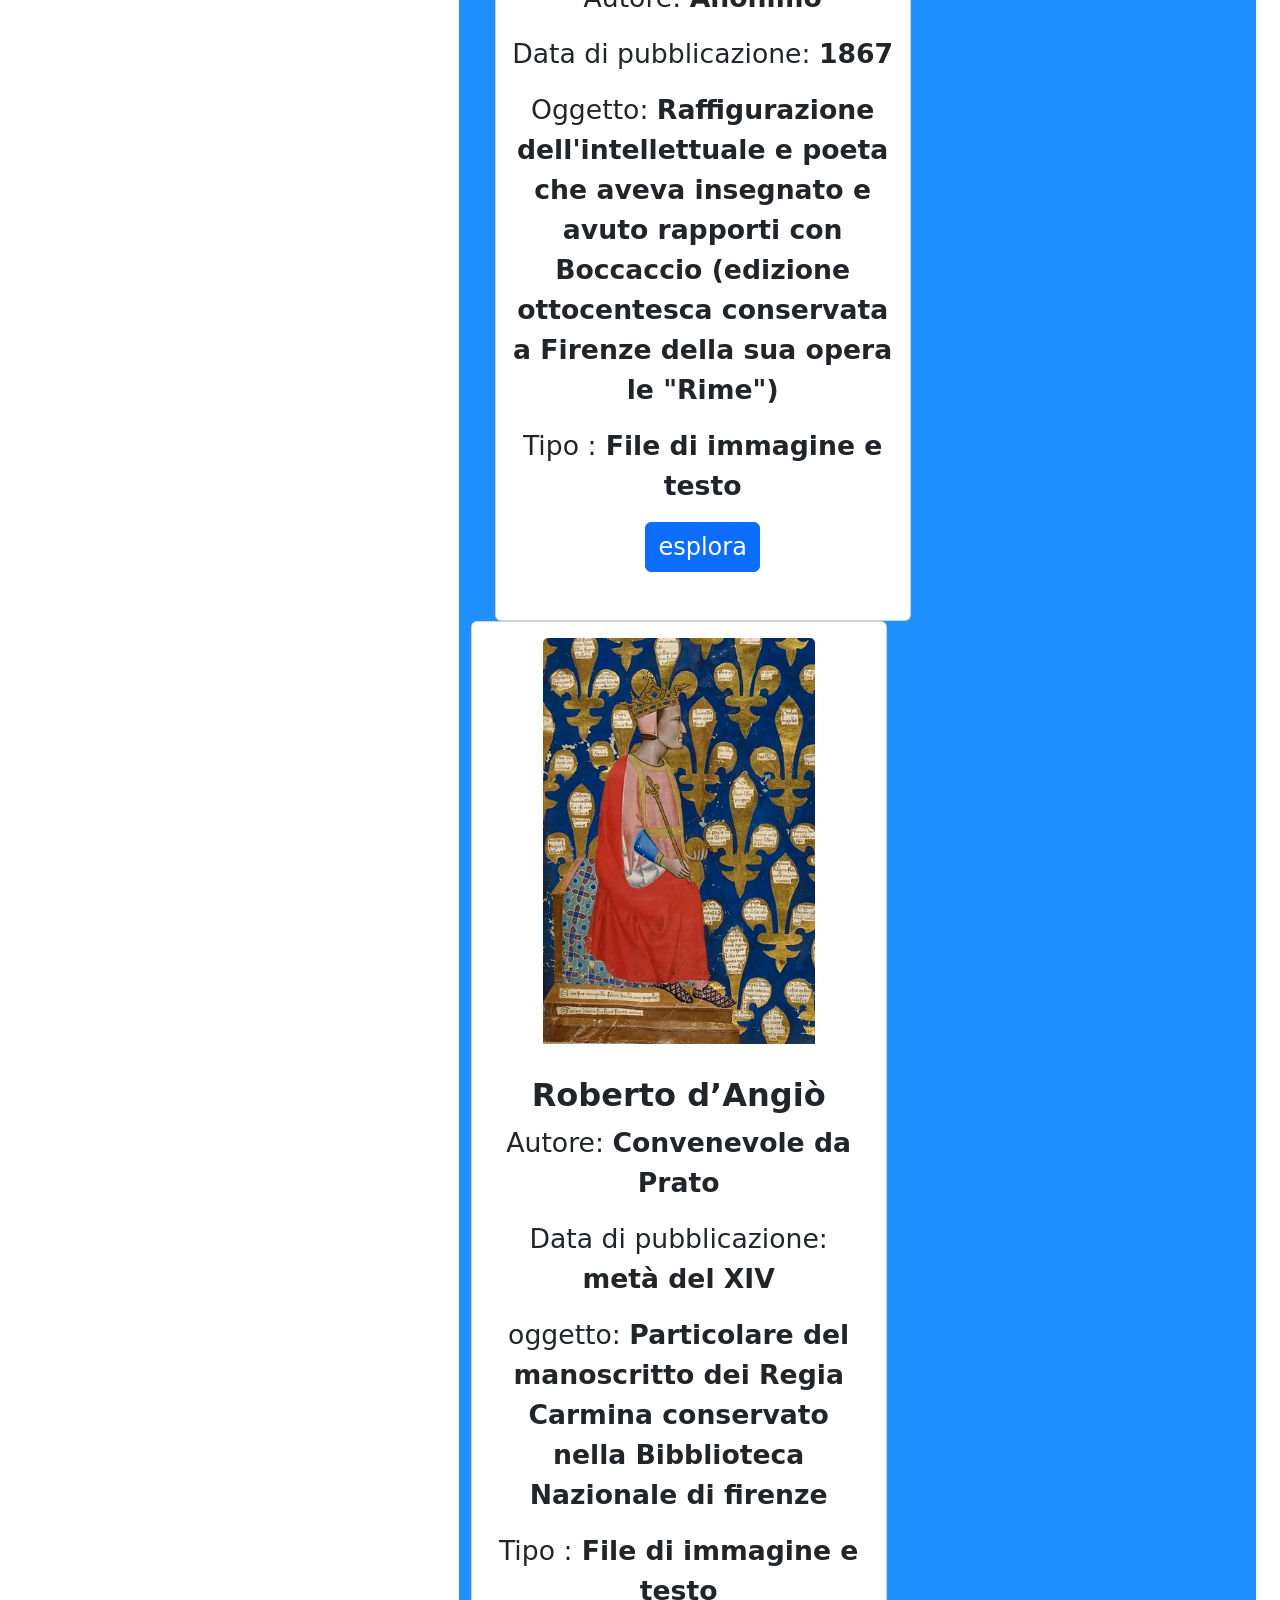
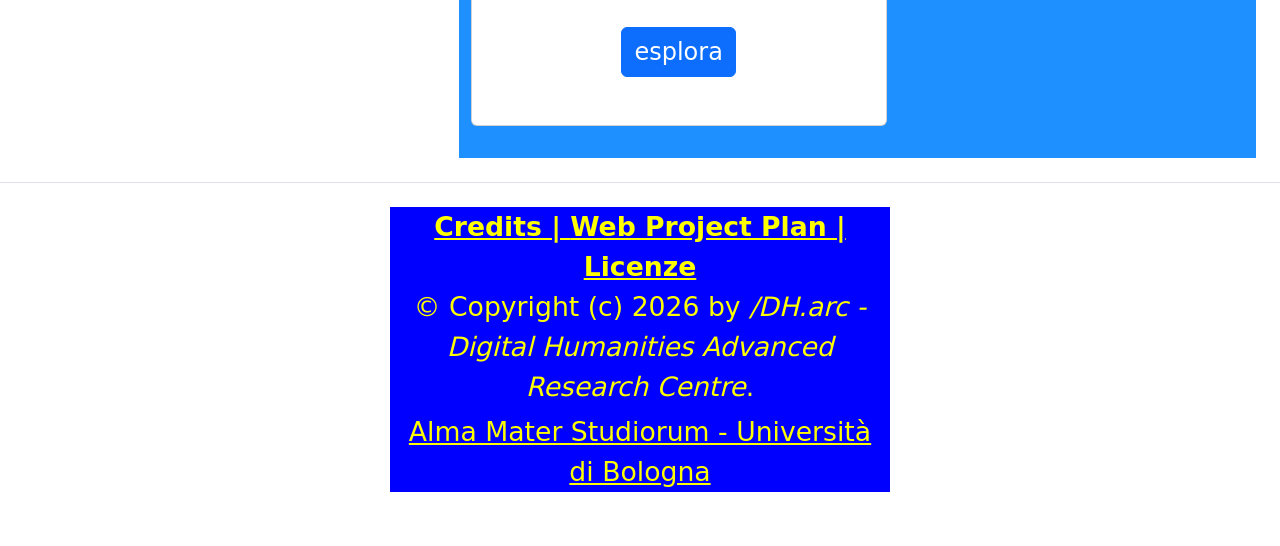
<file: catalogo_giovinezzaBoccaccioPP.html>
<!doctype html>
<html>
  <head>
    <title>CatalogoPP: Persone e personalità napoletane di Boccaccio</title>
    <meta charset="utf-8" />
    <link rel="icon" type="image/x-icon" href="immagini/Giovanni_Boccaccio_06.jpg">
    <meta name="viewport" content="width=device-width, initial-scale=1" />
    <!-- css -->
    <link rel="stylesheet" type="text/css" href="style/style_catalogo_Boccaccio.css" />
    <!-- icons -->
    <link href="https://cdn.jsdelivr.net/npm/bootstrap@5.3.8/dist/css/bootstrap.min.css" rel="stylesheet" integrity="sha384-sRIl4kxILFvY47J16cr9ZwB07vP4J8+LH7qKQnuqkuIAvNWLzeN8tE5YBujZqJLB" crossorigin="anonymous">
    <style>
      body {background-image: url('immagini/Emilia_in_the_rosegarden_(Teseida).jpg');background-repeat: no-repeat; background-size: cover;background-attachment: fixed} ;
      border {color: red ;}
    </style>


  </head>
  <body>
  <div class="row">
    <div class="col-md-4 p-4 vh-100">
      <p style="opacity:0">  o  </p>      
      <p style="opacity:0">  o  </p>
      <div class="container text-center" style="max-width: 260px; background-color: orange;" >
        <nav aria-label="breadcrumb">
          <ol class="breadcrumb">
            <li class="breadcrumb-item"><a href="index.html" style="font-size: 20pt">Home</a></li>
            <li class="breadcrumb-item active" aria-current="page" style="font-size: 20pt">catalogo</li>
          
          </ol>
        </nav>
      </div>
      <div class="container-sm p-2 mx-4" style="max-width: 600px;">
        <div class="alert alert-success text-center" role="alert">
            <p style="opacity:0">  o  </p>
            <p>
                <a class="btn btn-primary py-3" href="catalogo_giovinezzaBoccaccioN.html" style="font-size:20pt; max-width:300px;">La Napoli del Boccaccio</a>
            </p>
            <p>
               <a class="btn btn-secondary py-3" href="catalogo_giovinezzaBoccaccio.html" style="font-size:20pt; max-width:300px;">Opere del periodo napoletano</a>
            </p>
            <p>
              <a class="btn btn-success py-3" href="catalogo_giovinezzaBoccaccioPP.html" style="font-size:20pt; max-width:300px;">Persone e personaggi a Napoli</a> 
            </p>         
                      
                    
          <p style="opacity:0">  o  </p>
        </div>
      </div>

    </div>


    <div class="col">

      <div class="container mt-2 mt-md-5 p-4 bg-transparent">

        <div class="container text-center overflow-hidden "; background style="background-color:DodgerBlue; max-width: 1000px">
          <div class="row d-flex justify-content-center mb-4">
            <div class="col-sm">
              <div class="card my-3 mx-4 h-100" style="width: 26rem;">
                <div class="d-flex justify-content-center my-3">
                  <img src="./immagini/A_Vision_of_Fiammetta_by_Dante_Gabriel_Rossetti.jpg" class="card-img-top" alt="A_Vision_of_Fiammetta" style="width: 18rem;">
                </div>
                <div class="card-body">
                  <h2 class="card-title"><b>Una visione di Fiammetta</b></h2>
                  <p class="card-text">Autore: <span> Dante Gabriel Rossetti (1828–1882) </span></p>
                      <p>Data di pubblicazione: <span>1878</span></p>
                      <p>Oggetto:<span> dipinto realizzato su olio su tela che raffigura la musa ispiratrice di Boccaccio in gran parte delle sue opere </span></p></p>
                      <p>Tipo: <span>File di immagine e testo</span></p>
                  <a href="#" class="btn btn-primary" style="font-size: 18pt">esplora</a>
                </div>
              </div>          
            </div>
            <div class="col-sm">
              <div class="card my-3 h-100" style="width: 26rem;">
                <div class="d-flex justify-content-center my-3">
                  <img src="./immagini/De_casibus_padre_boccaccio.jpg" class="card-img-top" alt="raffigurazion padre di Boccaccio" style="width: 16.2rem;">
                </div>
                <div class="card-body">
                  <h2 class="card-title"><b>De casibus virorum illustrium (menzione di Boccaccino di Chellino) </b></h2>
                  <p class="card-text">Autore: <span> Jean Gourmont.</span></p>
                      <p>Data di pubblicazione: <span>1520</span></p>
                      <p>Oggetto: <span> pagina miniata della celebre edizione a stampa parigina dell'opera di Boccaccio De casibus virorum illustrium</span></p>
                      <p>Significato: <span>principale opera in cui il padre del Boccaccio viene menzionato</span></p>
                      <p>Tipo: <span> File di Immagine e testo </span></p></p><p class="card-text"></p>
                  <a href="#" class="btn btn-primary" style="font-size: 18pt">esplora</a>
                </div>
              </div>
            </div>
          </div>
          <div class="row mb-5">
            <div class="col-sm">
              <div class="card my-3 mx-4 h-100" style="width: 26rem;">
                <div class="d-flex justify-content-center my-3">
                  <img src="./immagini/Cino_da_Pistoia.jpg" class="card-img-top" alt="Cino da Pistoia" style="width: 18rem;">
                </div>
                <div class="card-body">
                  <h2 class="card-title"><b> Raffigurazione di Cino da Pistoia </b></h2>
                  <p class="card-text">Autore: <span>Anonimo</span></p>
                      <p>Data di pubblicazione: <span>1867</span></p>
                      <p>Oggetto: <span>Raffigurazione dell'intellettuale e poeta che aveva insegnato e avuto rapporti con Boccaccio (edizione ottocentesca conservata a Firenze della sua opera le "Rime")</span></p>
                      <p>Tipo :<span> File di immagine e testo</span></p></p>
                  <a href="#" class="btn btn-primary" style="font-size: 18pt">esplora</a>
                </div>
              </div>          
            </div>
            <div class="col-sm">
              <div class="card my-3 h-100" style="width: 26rem;">
                <div class="d-flex justify-content-center my-3">
                  <img src="./immagini/Robertodangio.jpg" class="card-img-top" alt="Robert Anjou" style="width: 17rem;">
                </div>
                <div class="card-body">
                  <h2 class="card-title"><b>Roberto d’Angiò</b></h2>
                  <p class="card-text">Autore: <span>Convenevole da Prato</span></p>
                      <p>Data di pubblicazione: <span>metà del XIV</span></p>
                      <p>oggetto: <span> Particolare del manoscritto dei Regia Carmina conservato nella Bibblioteca Nazionale di firenze</span></p>
                      <p>Tipo :<span> File di immagine e testo </span></p></p>
                  <a href="#" class="btn btn-primary" style="font-size: 18pt">esplora</a>
                </div>
              </div>
            </div>
          </div>            
        </div>
      </div>
    </div>
  <footer class="text-center py-4 mt-auto border-top bg-transparent">
    <div class="container" style="background-color: blue; width: 500px;">
      <div class="crediti" style="margin-bottom: 30px;">
            <a href="#" style="font-weight: bold; color: yellow; font-size: 20pt;">Credits | </a><a href="#" style="font-weight: bold;color: yellow; font-size: 20pt;">Web Project Plan | </a><a href="#" style="font-weight: bold;color: yellow; font-size: 20pt;">Licenze</a>
            <p style="margin-bottom: 0px;color: yellow;">&copy; Copyright (c) 2026 by <em>/DH.arc - Digital Humanities Advanced Research Centre</em>.</p>
            <p style="margin-top: 5px; margin-bottom: 10px;"><a href="https://www.unibo.it/it" title="unibo.it" target="_blank" style="color: yellow;">Alma Mater Studiorum - Università di Bologna</a></p>
      </div>
    </div>
  </footer>
    

       
  </body>
</html>
</file>
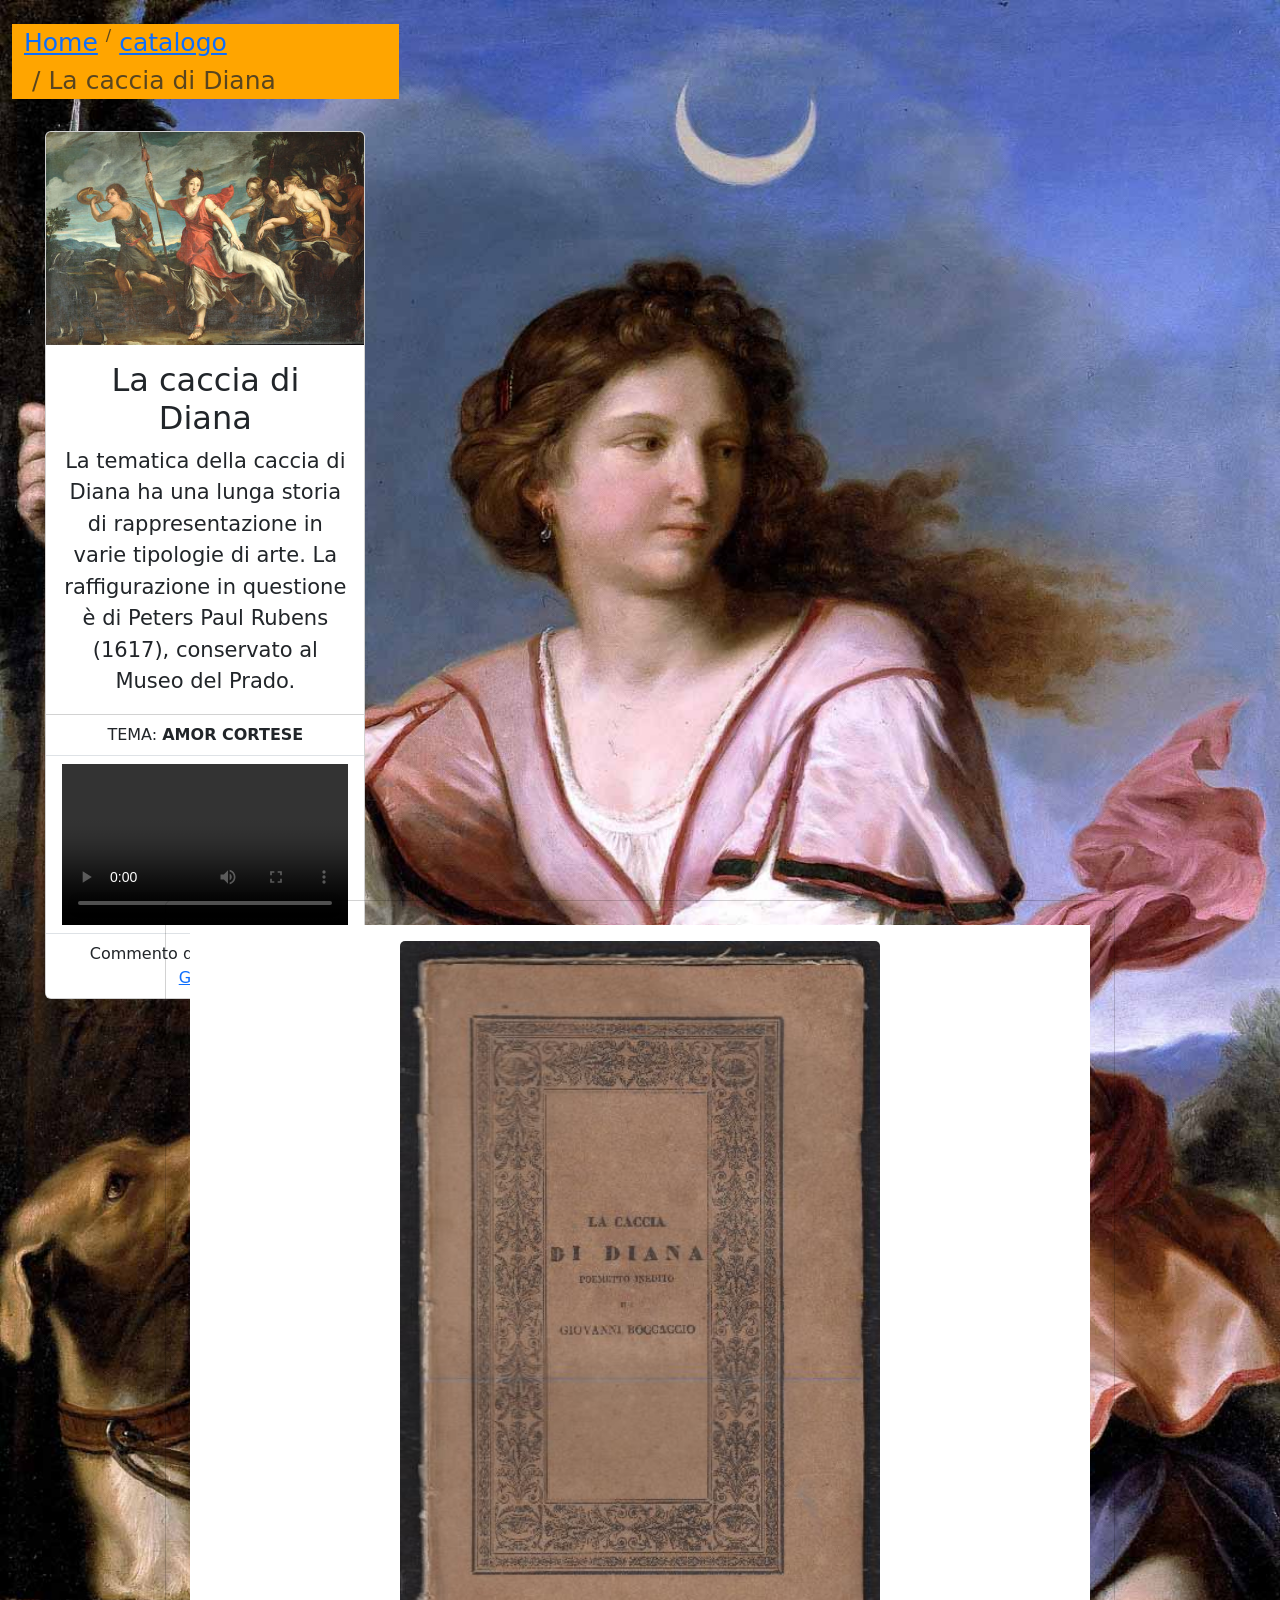
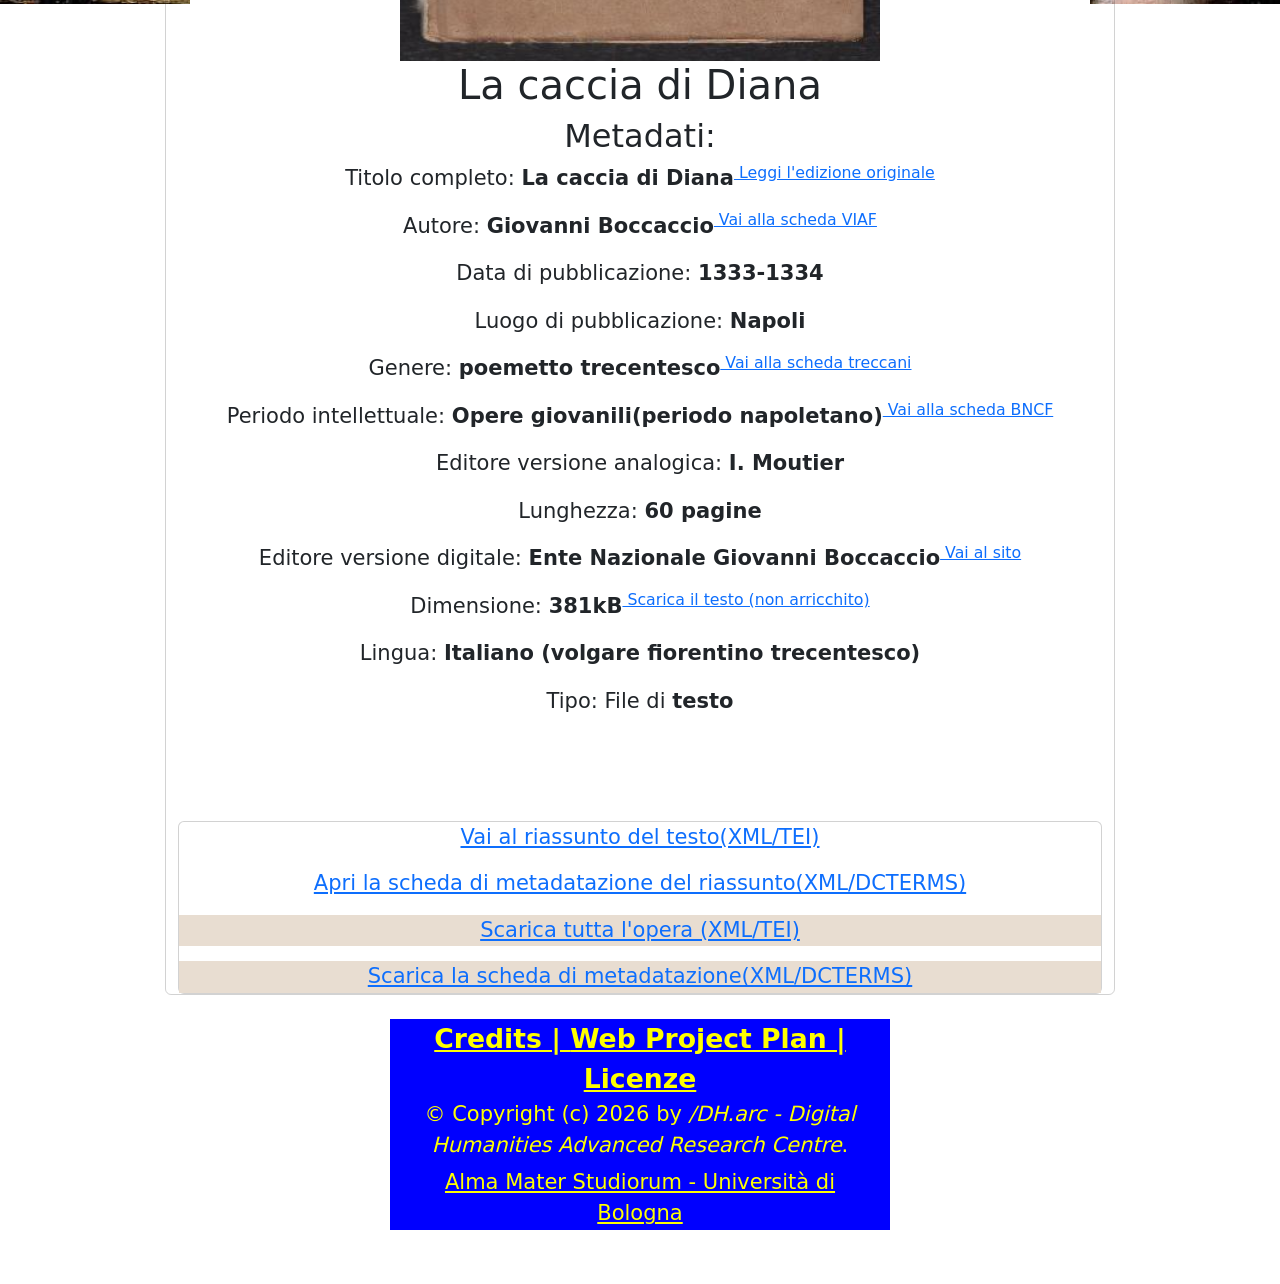
<file: la_caccia_di_Diana.html>
<!doctype html>
  <head>
    <title>La caccia di Diana</title>
    <meta charset="utf-8" />
    <link rel="icon" type="image/x-icon" href="immagini/Giovanni_Boccaccio_06.jpg">
    <meta name="viewport" content="width=device-width, initial-scale=1" />
    <!-- css -->
    <link rel="stylesheet" type="text/css" href="style/style_caccia_Diana.css" />
    <!-- icons -->
    <link href="https://cdn.jsdelivr.net/npm/bootstrap@5.3.8/dist/css/bootstrap.min.css" rel="stylesheet" integrity="sha384-sRIl4kxILFvY47J16cr9ZwB07vP4J8+LH7qKQnuqkuIAvNWLzeN8tE5YBujZqJLB" crossorigin="anonymous">
    <style>
      body {background-image: url('immagini/Guercino-Diana-Cacciatrice.jpg');background-repeat: no-repeat; background-size: cover;background-attachment: fixed} ;
    </style>
  </head>
  <body>
    <div class="row">
      <div class="col-md-4 p-4 vh-100">
        <div class="container text-center" style="max-width: 460px; background-color: orange;" >
          <nav aria-label="breadcrumb">
            <ol class="breadcrumb">
              <li class="breadcrumb-item"><a href="index.html" style="font-size:25px">Home </a></li>
              <li class="breadcrumb-item"><a href="catalogo_giovinezzaBoccaccio.html" style="font-size:25px">catalogo</a></li>
              <li class="breadcrumb-item active" aria-current="page" style="font-size:25px">La caccia di Diana</li>
            </ol>
          </nav>
        </div>
        <div class="container min-vh-100 d-flex align-items-center justify-content-center">
          <div class="card text-center" style="width: 20rem">
            <img src="immagini/copia-pieter-paul-rubens-caccia-diana_1.jpg" class="card-img-top" alt="...">
            <div class="card-body">
              <h2 class="card-title">La caccia di Diana</h2>
              <p class="card-text text-align: justify">La tematica della caccia di Diana ha una lunga storia di rappresentazione in varie tipologie di arte. La raffigurazione in questione è di Peters Paul Rubens (1617), conservato al Museo del Prado.</p>
            </div>
            <ul class="list-group list-group-flush">
              <li class="list-group-item">TEMA: <b>AMOR CORTESE</b></li>
              <li class="list-group-item">
                <div class="ratio ratio-16x9">
                  <!--<iframe src="https://www.youtube.com/embed/zpOULjyy-n8?rel=0" title="YouTube video" allowfullscreen></iframe>-->
                  <video controls class="w-100">
                    <source src="video/AMORE_CORTESE_18MB.mp4" type="video/mp4"> Il tuo browser non supporta il tag video.
                  </video>
                </div>
              </li>
              <li class="list-group-item">Commento di Claudio Giunta
                <a href="https://claudiogiunta.it/2017/04/sulla-caccia-di-diana-di-boccaccio/" title="Giunta" target="_blank">Giunta</a>
              </li>
            </ul>
          </div>
        </div>           
      </div>
      <div class="col bg-transparent d-flex justify-content-center">
        <div id="metadati1" class="card bg-transparent ">
                  <!--<img src="./immagini/la_caccia_di_Diana.jpg" class="card-img-top" alt="la_caccia_di_Diana" style="width: 30rem;">-->
                  <div class="card-body my-4 mx-4 text-center" style="background-color: white; width: 900px;">
                    <img src="./immagini/la_caccia_di_Diana.jpg" class="card-img-top" alt="la_caccia_di_Diana" style="width: 30rem;">
                    <h1 class="card-title">La caccia di Diana</h1>
                    <!--<p class="card-text">Autore: <span>Giovanni Boccaccio</span></p>
                        <p>Data di pubblicazione: <span>1333-1334</span></p>
                        <p>Tipo di testo:<span>poemetto di 18 canti in terzine dantesche </span></p></p>-->
                    <h2>Metadati:</h2>
                    <p class="dcterms:alternative">Titolo completo: <span> La caccia di Diana</span><sup><a href="https://preserver.beic.it/delivery/DeliveryManagerServlet?dps_pid=IE6284332" class="super" title="Consulta l'opera conservata a Firenze, nella Stamperia Magheri, 1832." target="_blank"> Leggi l'edizione originale</a></sup></p>
                    <p class="dc:creator">Autore: <span>Giovanni Boccaccio</span><sup><a href="https://viaf.org/en/viaf/64002165" class="super" title="'Giovanni Boccaccio' su Virtual International Authority File" target="_blank"> Vai alla scheda VIAF</a></sup></p>
                    <p class="dc:date">Data di pubblicazione: <span>1333-1334</span></p>
                    <p class="dc:placeOfOrigin">Luogo di pubblicazione: <span>Napoli</span></p>
                    <p class="dc:subject">Genere: <span>poemetto trecentesco</span><sup><a href="https://www.treccani.it/enciclopedia/ricerca/poesie-trecento/Lingua_italiana/" class="super" title="'Filosofia' su enciclopedia treccani" target="_blank"> Vai alla scheda treccani</a></sup></p>
                    <p class="intellectualPeriod">Periodo intellettuale: <span>Opere giovanili(periodo napoletano)</span><sup><a href="https://opac.bncf.firenze.sbn.it/Record/CFI0332429" class="super" title="'Opere minori : Caccia di Diana, Il Filocolo, Il Filostrato ... / Giovanni Boccaccio' su Biblioteca Nazionale Centrale di Firenze" target="_blank"> Vai alla scheda BNCF</a></sup></p>
                    <p class="dc:publisherAnalog">Editore versione analogica: <span>I. Moutier</span></p>
                    <p class="dc:extentAnalog">Lunghezza: <span>60 pagine</span></p>
                    <p class="dc:publisherDigital">Editore versione digitale: <span>Ente Nazionale Giovanni Boccaccio</span><sup><a href="https://www.enteboccaccio.it/s/ente-boccaccio/item/10204" class="super" title="Vai alla pagina dell'opera sul sito dell'Ente Nazionale Giovanni Boccaccio" target="_blank"> Vai al sito</a></sup></p>
                    <p class="dc:extentDigital">Dimensione: <span>381kB</span><sup><a href="La_caccia_di_Diana.pdf" class="super" download> Scarica il testo (non arricchito)</a></sup></p>
                    <p class="dc:language">Lingua: <span>Italiano (volgare fiorentino trecentesco)</span></p>
                    <p class="dc:type">Tipo: File di <span>testo</span></p>
                    
                  </div>
                  <p style="opacity:0">  o  </p>
                  <div class="container text-center">
                    <div id="metadati1" class="card text-center md-3">

                      <a href ="Caccia_Diana_TEI.xml" title="Vai al testo" target="_blank">Vai al riassunto del testo(XML/TEI)</a>
                      <a href ="Caccia_Diana_scheda.xml" title="Apri l'Item" target="_blank" style="margin-top: 15px;">Apri la scheda di metadatazione del riassunto(XML/DCTERMS)</a>
                      <a href ="La_caccia_di_Diana.pdf" title="Scarica il testo" style="margin-top: 15px; background-color: #E8DDD1" download>Scarica tutta l'opera (XML/TEI)</a>
                      <a href ="Caccia_Diana_scheda.xml" title="Scarica la scheda di metadatazione" style="margin-top: 15px; background-color: #E8DDD1" download>Scarica la scheda di metadatazione(XML/DCTERMS)</a>
                    </div>
                  </div>


                 
      	</div> 
      </div>  
    </div>  		
  <footer class="text-center py-4 mt-auto bg-transparent">
    <div class="container" style="background-color: blue; width: 500px;">
      <div class="crediti" style="margin-bottom: 30px;">
            <a href="#" style="font-weight: bold; color: yellow; font-size: 20pt;">Credits | </a><a href="#" style="font-weight: bold;color: yellow; font-size: 20pt;">Web Project Plan | </a><a href="#" style="font-weight: bold;color: yellow; font-size: 20pt;">Licenze</a>
            <p style="margin-bottom: 0px;color: yellow;">&copy; Copyright (c) 2026 by <em>/DH.arc - Digital Humanities Advanced Research Centre</em>.</p>
            <p style="margin-top: 5px; margin-bottom: 10px;"><a href="https://www.unibo.it/it" title="unibo.it" target="_blank" style="color: yellow;">Alma Mater Studiorum - Università di Bologna</a></p>
      </div>
    </div>
  </footer>
  </body>
</ht
</file>
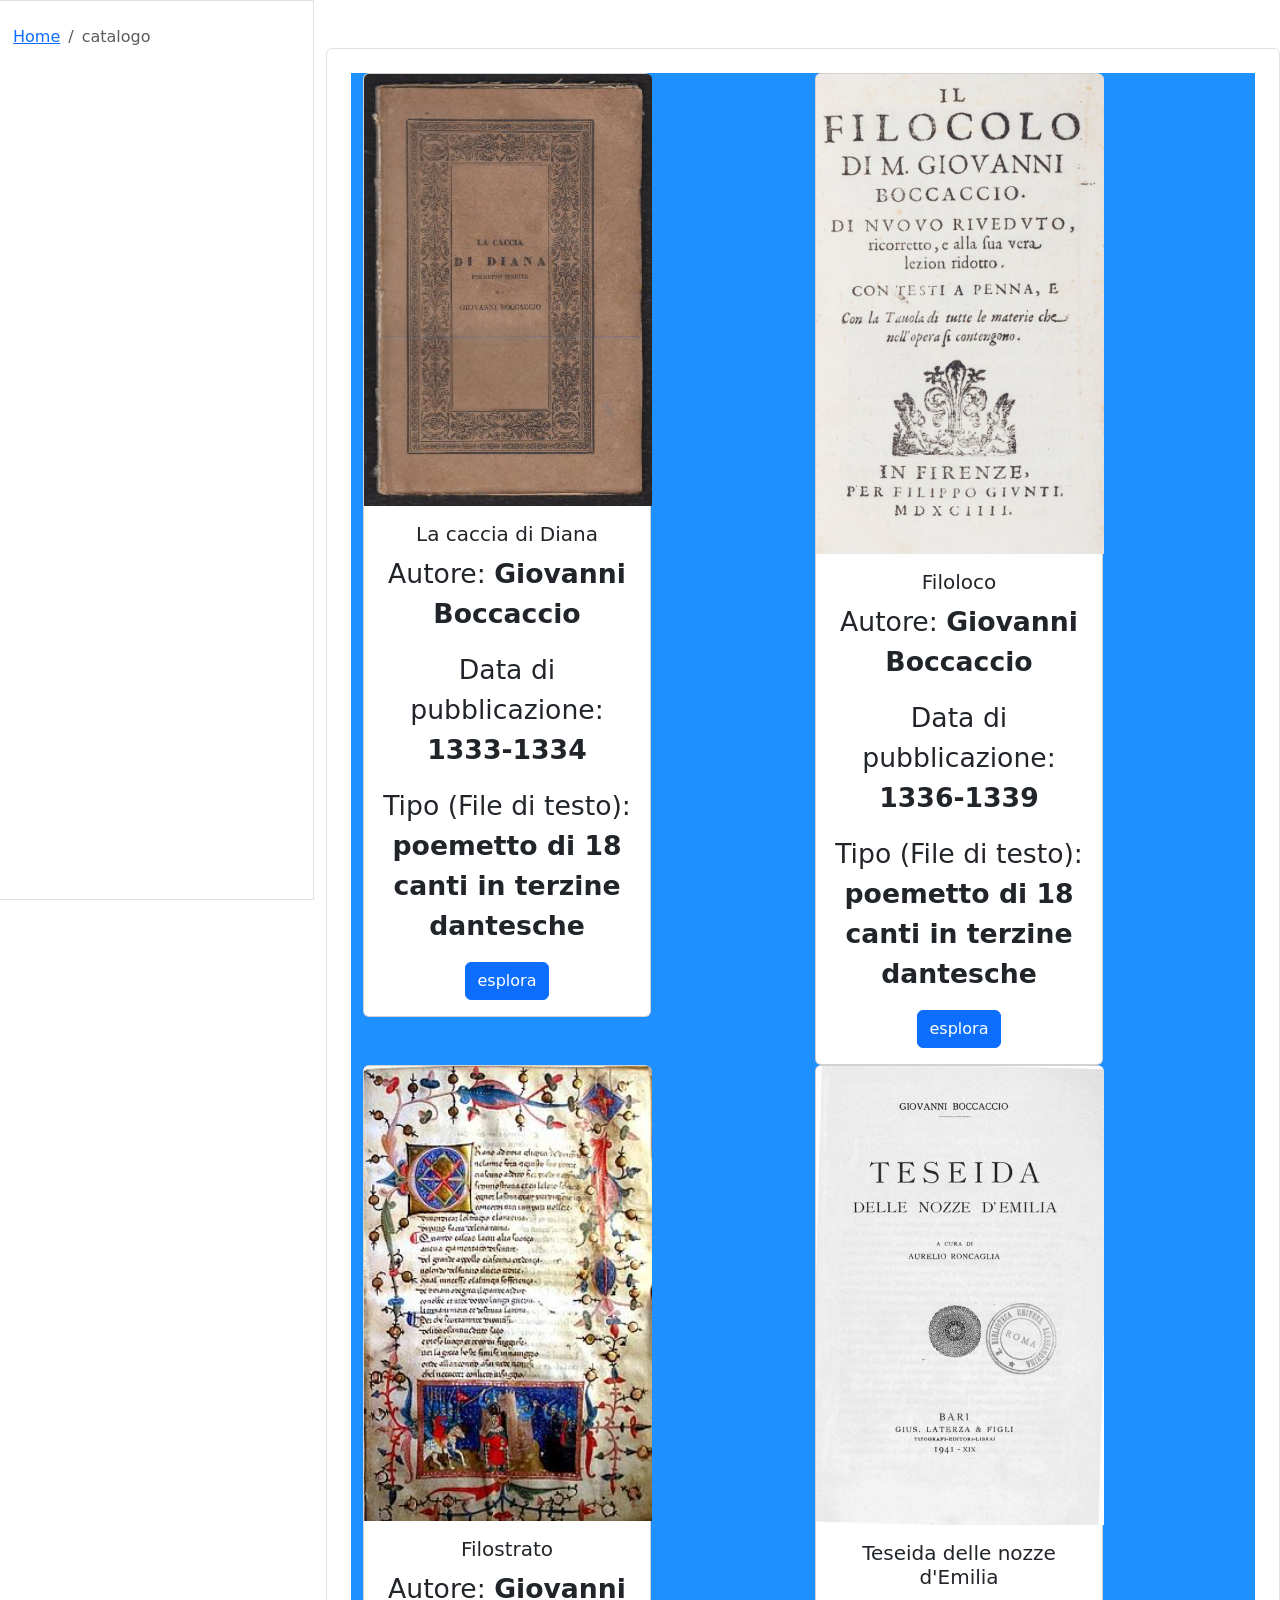
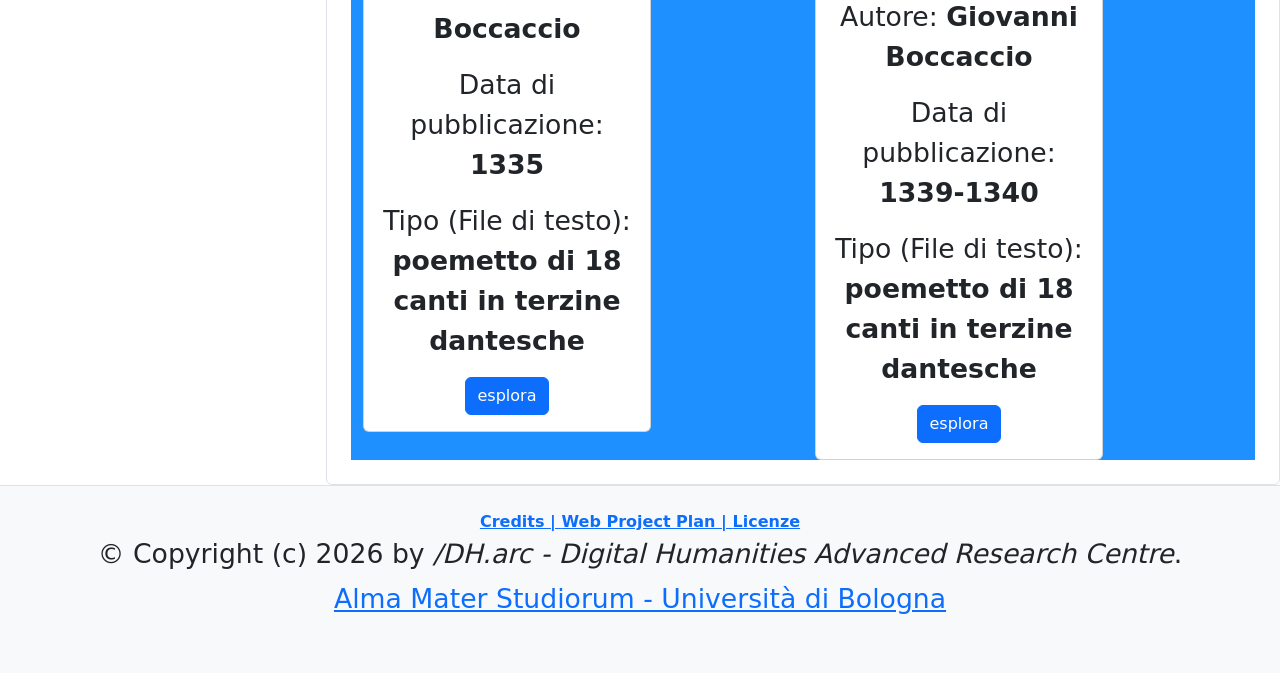
<file: la_Napoli_di_Boccaccio.html>
<!doctype html>
  <head>
    <title>Catalogo: ambiente socio-culturale</title>
    <meta charset="utf-8" />
    <link rel="icon" type="image/x-icon" href="immagini/Giovanni_Boccaccio_06.jpg">
    <meta name="viewport" content="width=device-width, initial-scale=1" />
    <!-- css -->
    <link rel="stylesheet" type="text/css" href="style/style_catalogo_Boccaccio.css" />
    <!-- icons -->
    <link href="https://cdn.jsdelivr.net/npm/bootstrap@5.3.8/dist/css/bootstrap.min.css" rel="stylesheet" integrity="sha384-sRIl4kxILFvY47J16cr9ZwB07vP4J8+LH7qKQnuqkuIAvNWLzeN8tE5YBujZqJLB" crossorigin="anonymous">
  </head>
  <body>
  <div class="row">
    <div class="col-md-3 p-4 border vh-100">

      <nav aria-label="breadcrumb">
        <ol class="breadcrumb">
          <li class="breadcrumb-item"><a href="index.html">Home</a></li>
          <li class="breadcrumb-item active" aria-current="page">catalogo</li>
        
        </ol>
      </nav>

    </div>

    <div class="col">

      <div class="container mt-2 mt-md-5 p-4 bg-white border rounded">

        <div class="container text-center"; background style="background-color:DodgerBlue;">
          <div class="row">
            <div class="col-sm">
              <div class="card" style="width: 18rem;">
                <img src="./immagini/la_caccia_di_Diana.jpg" class="card-img-top" alt="la_caccia_di_Diana" style="width: 18rem;">
                <div class="card-body">
                  <h5 class="card-title">La caccia di Diana</h5>
                  <p class="card-text">Autore: <span>Giovanni Boccaccio</span></p>
                      <p>Data di pubblicazione: <span>1333-1334</span></p>
                      <p>Tipo (File di testo):<span> poemetto di 18 canti in terzine dantesche </span></p></p>
                  <a href="la_caccia_di_Diana.html" class="btn btn-primary">esplora</a>
                </div>
              </div>          
            </div>
            <div class="col-sm">
              <div class="card" style="width: 18rem;">
                <img src="./immagini/Filoloco manoscritto.jpg" class="card-img-top" alt="Filoloco manoscritto" style="width: 18rem;">
                <div class="card-body">
                  <h5 class="card-title">Filoloco</h5>
                  <p class="card-text">Autore: <span>Giovanni Boccaccio</span></p>
                      <p>Data di pubblicazione: <span>1336-1339</span></p>
                      <p>Tipo (File di testo):<span> poemetto di 18 canti in terzine dantesche </span></p></p><p class="card-text"></p>
                  <a href="#" class="btn btn-primary">esplora</a>
                </div>
              </div>
            </div>
          </div>
          <div class="row">
            <div class="col-sm">
              <div class="card" style="width: 18rem;">
                <img src="./immagini/manoscritto.jpg" class="card-img-top" alt="manoscritto Filostrato" style="width: 18rem;">
                <div class="card-body">
                  <h5 class="card-title">Filostrato</h5>
                  <p class="card-text">Autore: <span>Giovanni Boccaccio</span></p>
                      <p>Data di pubblicazione: <span>1335</span></p>
                      <p>Tipo (File di testo):<span> poemetto di 18 canti in terzine dantesche </span></p></p>
                  <a href="#" class="btn btn-primary">esplora</a>
                </div>
              </div>          
            </div>
            <div class="col-sm">
              <div class="card" style="width: 18rem;">
                <img src="./immagini/Boccaccio,_Giovanni_–_Teseida,_1941_–_BEIC_1768580.djvu.jpg" class="card-img-top" alt="_Giovanni_–_Teseida" style="width: 18rem;">
                <div class="card-body">
                  <h5 class="card-title">Teseida delle nozze d'Emilia</h5>
                  <p class="card-text">Autore: <span>Giovanni Boccaccio</span></p>
                      <p>Data di pubblicazione: <span>1339-1340</span></p>
                      <p>Tipo (File di testo):<span> poemetto di 18 canti in terzine dantesche </span></p></p>
                  <a href="#" class="btn btn-primary">esplora</a>
                </div>
              </div>
            </div>
          </div>            
        </div>
      </div>
    </div>
  <footer class="bg-body-tertiary text-center py-4 mt-auto border-top">
  <div class="container">
    <div class="crediti" style="margin-bottom: 30px;">
          <a href="#" style="font-weight: bold;">Credits | </a><a href="#" style="font-weight: bold;">Web Project Plan | </a><a href="#" style="font-weight: bold;">Licenze</a>
          <p style="margin-bottom: 0px">&copy; Copyright (c) 2026 by <em>/DH.arc - Digital Humanities Advanced Research Centre</em>.</p>
          <p style="margin-top: 5px; margin-bottom: 10px"><a href="https://www.unibo.it/it" title="unibo.it" target="_blank">Alma Mater Studiorum - Università di Bologna</a></p>
    </div>
  </div>
</footer>
    

       
  </body>
</html>
</file>
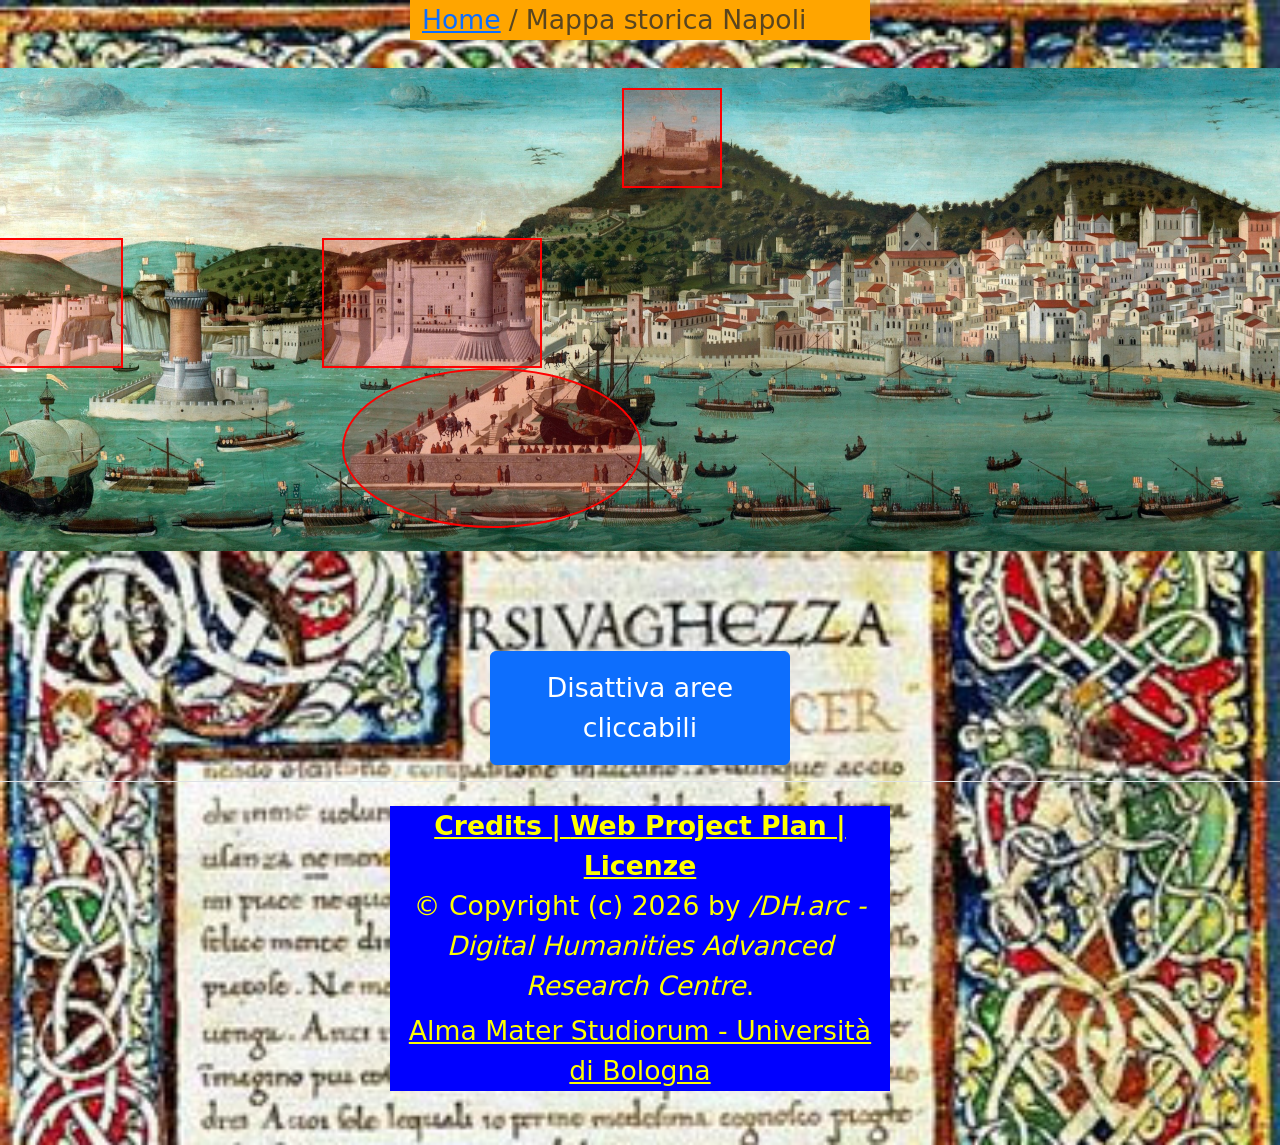
<file: mappa_Napoli.html>
<!doctype html>
<!DOCTYPE html>
<html>
<head>
	<meta charset="utf-8" />
	<link rel="icon" type="image/x-icon" href="immagini/Giovanni_Boccaccio_06.jpg">
	<link rel="stylesheet" type="text/css" href="style/style_catalogo_Boccaccio.css" />
	<link href="https://cdn.jsdelivr.net/npm/bootstrap@5.3.8/dist/css/bootstrap.min.css" rel="stylesheet" integrity="sha384-sRIl4kxILFvY47J16cr9ZwB07vP4J8+LH7qKQnuqkuIAvNWLzeN8tE5YBujZqJLB" crossorigin="anonymous">
	
	<title>Mappa Napoli</title>

	<style>
	/* Stile per rendere visibili le zone */
	.zona-cliccabile {
	  position: absolute;
	  border: 2px solid #ff0000; /* Bordo rosso */
	  background-color: rgba(255, 0, 0, 0.2); /* Sfondo rosso semi-trasparente */
	  transition: background-color 0.2s;
	}

	/* Opzionale: cambia colore al passaggio del mouse */
	.zona-cliccabile:hover {
	  background-color: rgba(255, 0, 0, 0.5);
	}

	/* Rende la zona un cerchio perfetto */
	.zona-cliccabile.cerchio {
	  border-radius: 50%;
	}
	body {background-image: url('immagini/Elegia_di_Madonna_Fiammetta.jpg');background-repeat: no-repeat; background-size: cover;background-attachment: fixed}
	</style>



</head>

<body>
	<!--
	<div class="text-center">
		<img src="./immagini/tavola_strozzi_1500.png" class="card-img-top" alt="Tavola_Strozzi_-_Napoli" width="1500" usemap="#workmap" >
		<map name="workmap">
		  	<area shape="rect" coords="350.190,570,300" alt="Maschio Angioino" href="#">
  			<area shape="circle" coords="500,360,100" alt="Molo grande" href="#">
  			<area shape="rect" coords="650,50,730,100" alt="Certosa di San Martino" href="#">
  			<area shape="rect" coords="1,220,130,300" alt="Castel dell'Ovo" href="#">
  			<area shape="rect" coords="890,140,1000,220" alt="Chiesa Santa Chiara" href="#">
		</map>

	</div> -->
<div class="container text-center" style="max-width: 460px; background-color: orange;" >
	<nav aria-label="breadcrumb">
	  <ol class="breadcrumb">
	    <li class="breadcrumb-item"><a href="index.html" style="font-size: 20pt">Home</a></li>
	    <li class="breadcrumb-item active" aria-current="page" style="font-size: 20pt">Mappa storica Napoli</li>
	  
	  </ol>
	</nav>
</div>

<div class="container">
  <!-- Contenitore fisso con la stessa dimensione dell'immagine -->
  <p style="opacity:0">  o  </p>
  <p style="opacity:0">  o  </p>
  <div style="position: relative; left: -100px; top: -100px; width: 1500px; height: 483px;">

    <img src="./immagini/tavola_strozzi_1500.png" alt="Mappa" style="width: 1500px; height: 483px; max-width: none; position: absolute; top:0; left:0;">
    
    <!-- Zona 1: Rettangolo (usa top, left, width, height in pixel basati sulle tue coordinate) -->
    <a href="maschio_angioino.html" class="zona-cliccabile" style="top: 170px; left: 340px; width: 220px; height: 130px;"></a>
    <a href="#" class="zona-cliccabile" style="top: 20px; left: 640px; width: 100px; height: 100px;"></a>
    <a href="Castello_dell'_Ovo.html" class="zona-cliccabile" style="top: 170px; left: 1px; width: 140px; height: 130px;"></a>
    
    <!-- Zona 2: Cerchio (usa border-radius: 50%) -->
    <a href="Molo_grande.html" class="zona-cliccabile cerchio" style="top: 300px; left: 360px; width: 300px; height: 160px;"></a>

  </div>
</div>

           
<p class="text-center">
    <a class="btn btn-primary py-3" href="mappa_Napoli_inv.html" style="font-size:20pt; width:300px;">Disattiva aree cliccabili</a>
</p>

<footer class="text-center py-4 mt-auto border-top bg-transparent">
    <div class="container" style="background-color: blue; width: 500px;">
      <div class="crediti" style="margin-bottom: 30px;">
            <a href="#" style="font-weight: bold; color: yellow; font-size: 20pt;">Credits | </a><a href="#" style="font-weight: bold;color: yellow; font-size: 20pt;">Web Project Plan | </a><a href="#" style="font-weight: bold;color: yellow; font-size: 20pt;">Licenze</a>
            <p style="margin-bottom: 0px;color: yellow;">&copy; Copyright (c) 2026 by <em>/DH.arc - Digital Humanities Advanced Research Centre</em>.</p>
            <p style="margin-top: 5px; margin-bottom: 10px;"><a href="https://www.unibo.it/it" title="unibo.it" target="_blank" style="color: yellow;">Alma Mater Studiorum - Università di Bologna</a></p>
      </div>
    </div>
</footer>

</body>

</html>
</file>
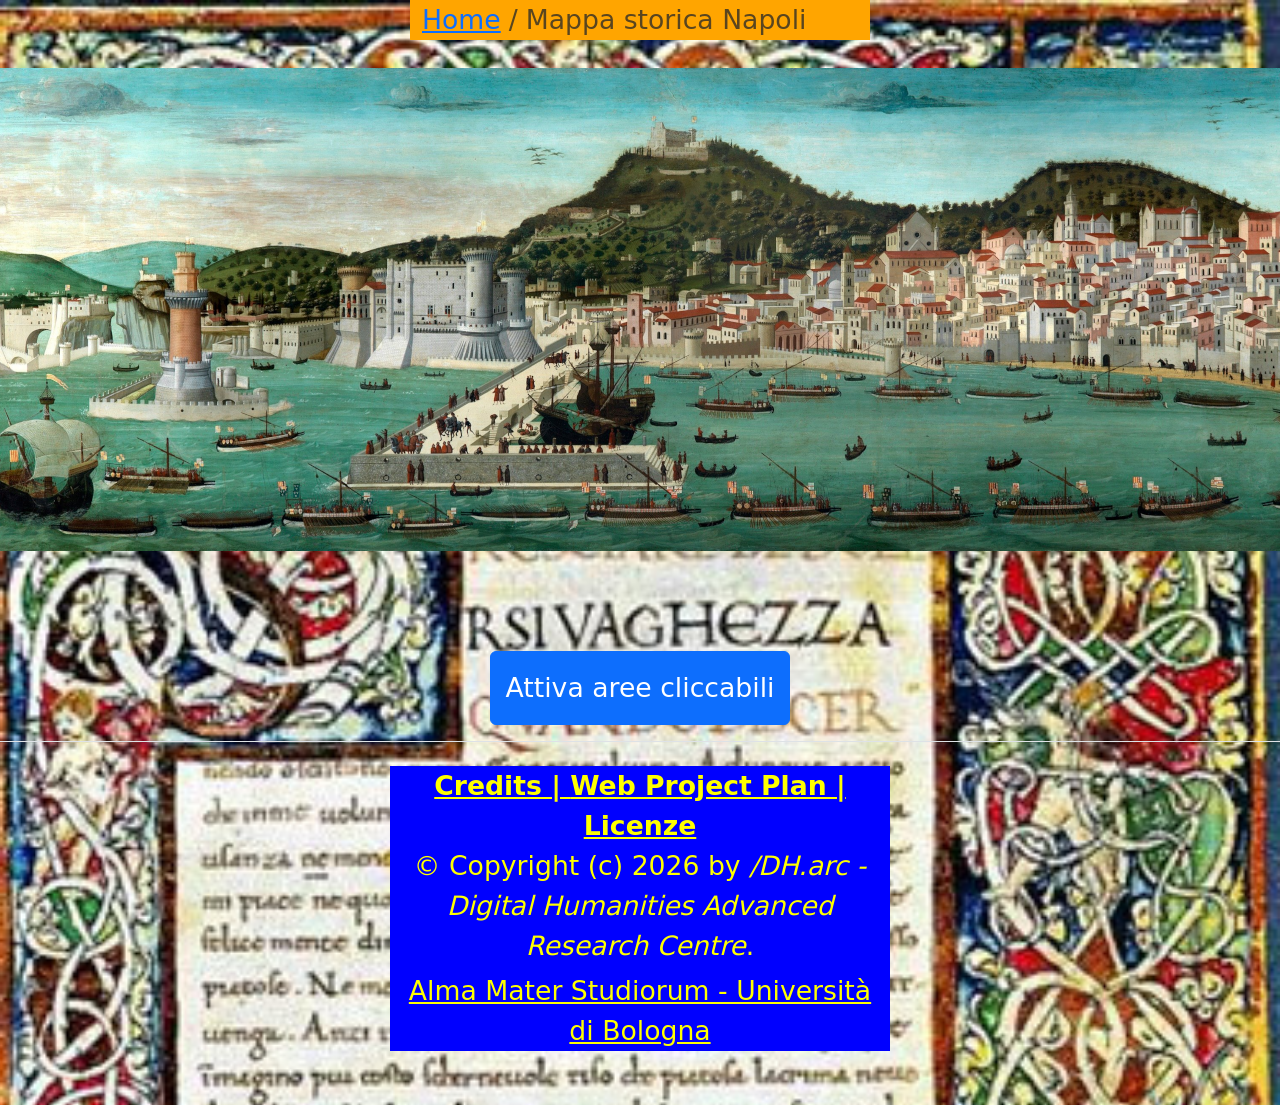
<file: mappa_Napoli_inv.html>
<!doctype html>
<!DOCTYPE html>
<html>
<head>
	<meta charset="utf-8" />
	<link rel="icon" type="image/x-icon" href="immagini/Giovanni_Boccaccio_06.jpg">
	<link rel="stylesheet" type="text/css" href="style/style_catalogo_Boccaccio.css" />
	<link href="https://cdn.jsdelivr.net/npm/bootstrap@5.3.8/dist/css/bootstrap.min.css" rel="stylesheet" integrity="sha384-sRIl4kxILFvY47J16cr9ZwB07vP4J8+LH7qKQnuqkuIAvNWLzeN8tE5YBujZqJLB" crossorigin="anonymous">
	
	<title>Mappa Napoli</title>

	<style>
	/* Stile per rendere visibili le zone */
	.zona-cliccabile {
	  position: absolute;
	  border: 2px solid #ff0000; /* Bordo rosso */
	  background-color: rgba(255, 0, 0, 0.2); /* Sfondo rosso semi-trasparente */
	  transition: background-color 0.2s;
	}

	/* Opzionale: cambia colore al passaggio del mouse */
	.zona-cliccabile:hover {
	  background-color: rgba(255, 0, 0, 0.5);
	}

	/* Rende la zona un cerchio perfetto */
	.zona-cliccabile.cerchio {
	  border-radius: 50%;
	}
	body {background-image: url('immagini/Elegia_di_Madonna_Fiammetta.jpg');background-repeat: no-repeat; background-size: cover;background-attachment: fixed}
	</style>



</head>

<body>
	<!--
	<div class="text-center">
		<img src="./immagini/tavola_strozzi_1500.png" class="card-img-top" alt="Tavola_Strozzi_-_Napoli" width="1500" usemap="#workmap" >
		<map name="workmap">
		  	<area shape="rect" coords="350.190,570,300" alt="Maschio Angioino" href="#">
  			<area shape="circle" coords="500,360,100" alt="Molo grande" href="#">
  			<area shape="rect" coords="650,50,730,100" alt="Certosa di San Martino" href="#">
  			<area shape="rect" coords="1,220,130,300" alt="Castel dell'Ovo" href="#">
  			<area shape="rect" coords="890,140,1000,220" alt="Chiesa Santa Chiara" href="#">
		</map>

	</div> -->
<div class="container text-center" style="max-width: 460px; background-color: orange;" >
	<nav aria-label="breadcrumb">
	  <ol class="breadcrumb">
	    <li class="breadcrumb-item"><a href="index.html" style="font-size: 20pt">Home</a></li>
	    <li class="breadcrumb-item active" aria-current="page" style="font-size: 20pt">Mappa storica Napoli</li>
	  
	  </ol>
	</nav>
</div>

<div class="container">
  <!-- Contenitore fisso con la stessa dimensione dell'immagine -->
  <p style="opacity:0">  o  </p>
  <p style="opacity:0">  o  </p>
  <div style="position: relative; left: -100px; top: -100px; width: 1500px; height: 483px;">

    <img src="./immagini/tavola_strozzi_1500.png" alt="Mappa" style="width: 1500px; height: 483px; max-width: none; position: absolute; top:0; left:0;">
    
	

  </div>
</div>           
<p class="text-center">
    <a class="btn btn-primary py-3" href="mappa_Napoli.html" style="font-size:20pt; width:300px;">Attiva aree cliccabili</a>
</p>

<footer class="text-center py-4 mt-auto border-top bg-transparent">
    <div class="container" style="background-color: blue; width: 500px;">
      <div class="crediti" style="margin-bottom: 30px;">
            <a href="#" style="font-weight: bold; color: yellow; font-size: 20pt;">Credits | </a><a href="#" style="font-weight: bold;color: yellow; font-size: 20pt;">Web Project Plan | </a><a href="#" style="font-weight: bold;color: yellow; font-size: 20pt;">Licenze</a>
            <p style="margin-bottom: 0px;color: yellow;">&copy; Copyright (c) 2026 by <em>/DH.arc - Digital Humanities Advanced Research Centre</em>.</p>
            <p style="margin-top: 5px; margin-bottom: 10px;"><a href="https://www.unibo.it/it" title="unibo.it" target="_blank" style="color: yellow;">Alma Mater Studiorum - Università di Bologna</a></p>
      </div>
    </div>
  </footer>

</body>

</html>
</file>
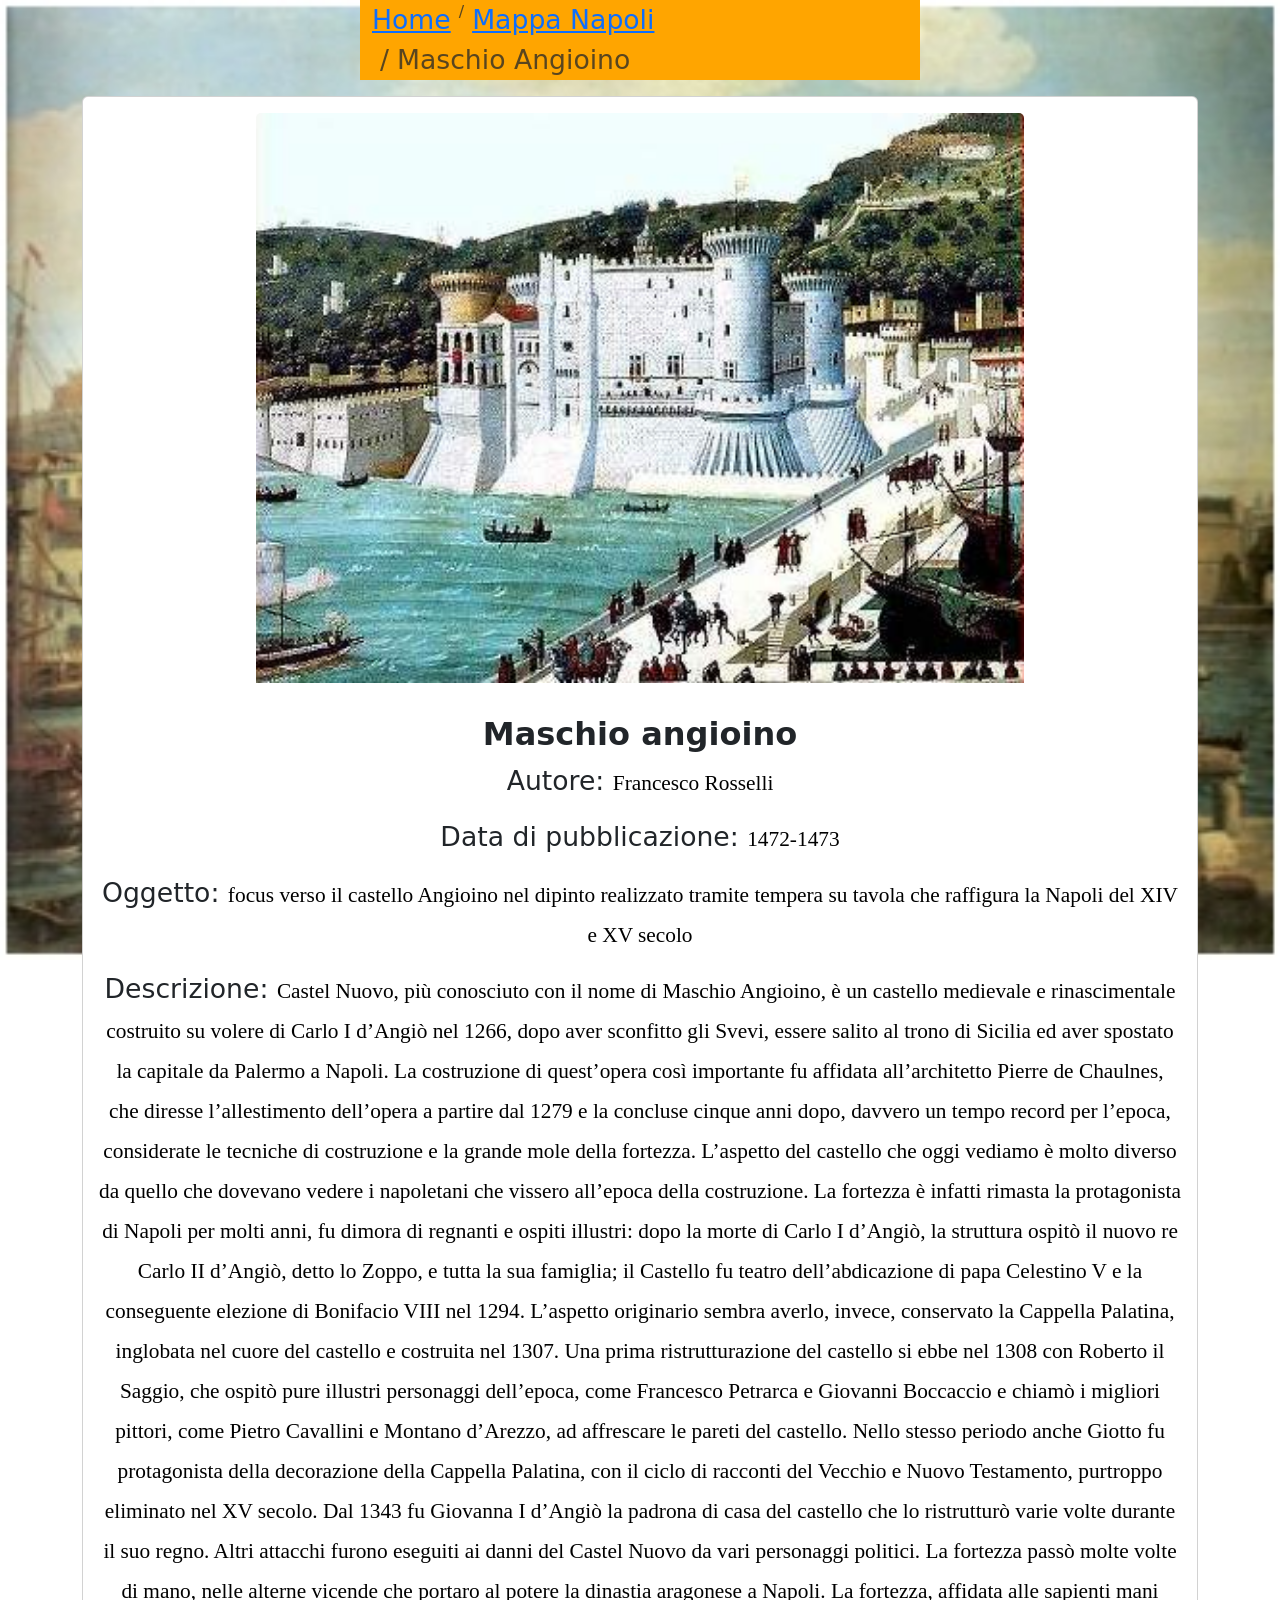
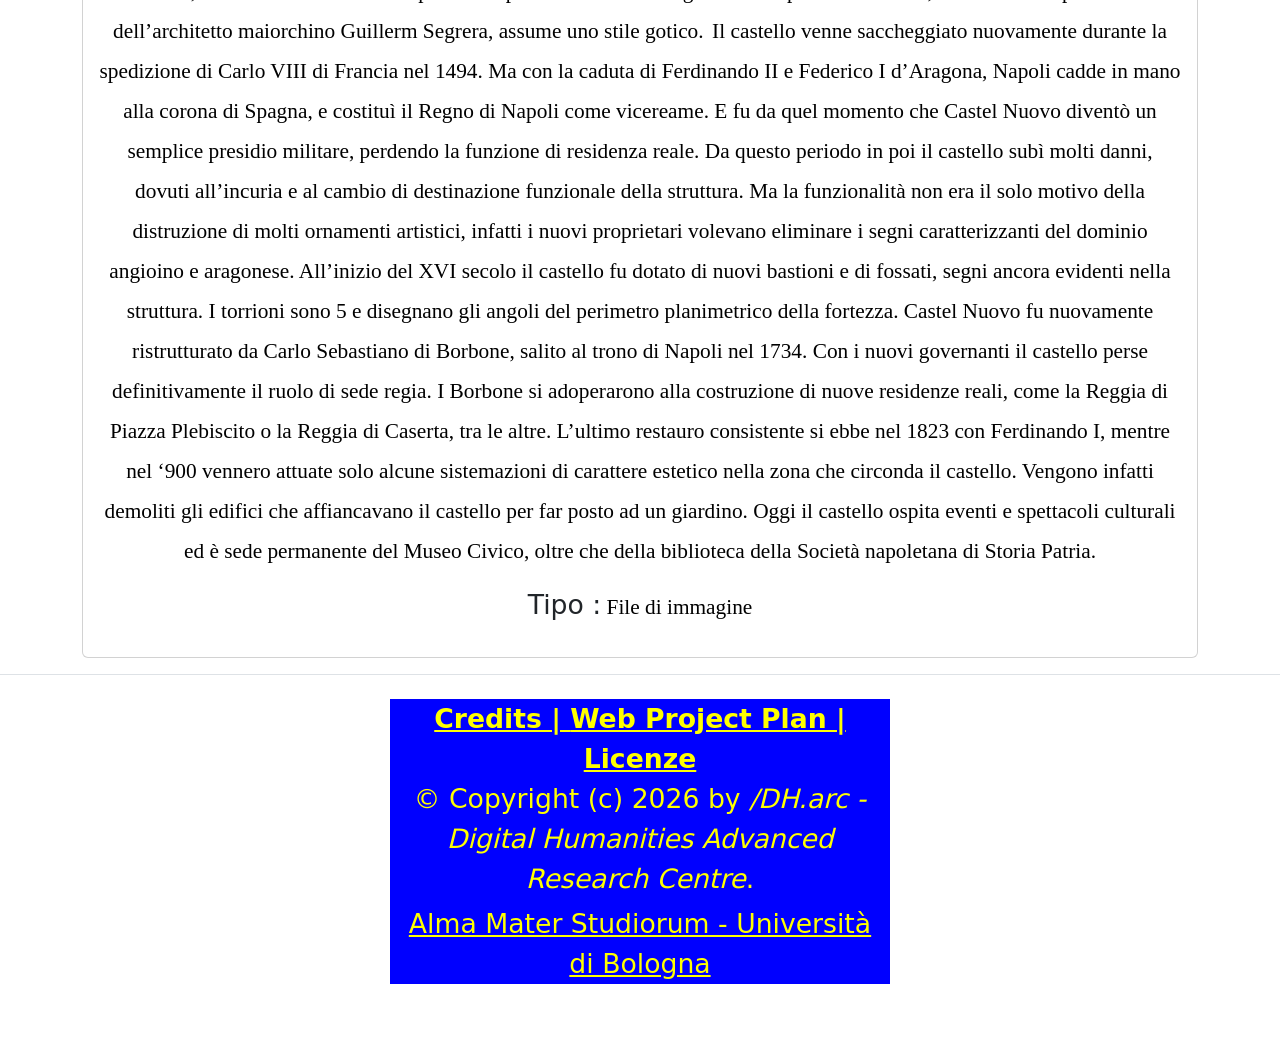
<file: maschio_angioino.html>
<!DOCTYPE html>
<htlm>
  <head>
		<title>Maschio Angioino</title>
		<meta charset="utf-8" />
		<link rel="icon" type="image/x-icon" href="immagini/Giovanni_Boccaccio_06.jpg">
		<link rel="stylesheet" type="text/css" href="style/style_catalogo_Boccaccio.css" />
		<link href="https://cdn.jsdelivr.net/npm/bootstrap@5.3.8/dist/css/bootstrap.min.css" rel="stylesheet" integrity="sha384-sRIl4kxILFvY47J16cr9ZwB07vP4J8+LH7qKQnuqkuIAvNWLzeN8tE5YBujZqJLB" crossorigin="anonymous">
		<style>
			body {background-image: url('immagini/maschio-angioino1.jpg');background-repeat: no-repeat; background-size: cover;background-attachment: fixed} 
		</style>
   
  </head>
  <body >
	<div class="container text-center" style="max-width: 560px; background-color: orange;" >
		<nav aria-label="breadcrumb">
		  <ol class="breadcrumb">
		    <li class="breadcrumb-item"><a href="index.html" style="font-size: 20pt">Home</a></li>
		    <li class="breadcrumb-item"><a href="mappa_Napoli.html" style="font-size: 20pt">Mappa Napoli</a></li>
		    <li class="breadcrumb-item active" aria-current="page" style="font-size: 20pt">Maschio Angioino</li>
		  
		  </ol>
		</nav>
	</div>
	<div class="container text-center">
		  <div class="card my-3 h-100 text-center">
		    <div class="d-flex justify-content-center my-3">
		      <img src="./immagini/maschio_angioino.jpg" class="card-img-top" alt="maschio angioino" style="width: 48rem;">
		    </div>
		    <div class="card-body">
		      <h2 class="card-title"><b>Maschio angioino</b></h2>
		      <p class="card-text">Autore: <span1>Francesco Rosselli</span1></p>
          <p>Data di pubblicazione: <span1>1472-1473</span1></p>
          <p>Oggetto: <span1> focus verso il castello Angioino nel dipinto realizzato tramite tempera su tavola che raffigura la Napoli del XIV e XV secolo</span1></p>

          <p>Descrizione: <span1>Castel Nuovo, più conosciuto con il nome di Maschio Angioino, è un castello medievale e rinascimentale costruito su volere di Carlo I d’Angiò nel 1266, dopo aver sconfitto gli Svevi, essere salito al trono di Sicilia ed aver spostato la capitale da Palermo a Napoli. La costruzione di quest’opera così importante fu affidata all’architetto Pierre de Chaulnes, che diresse l’allestimento dell’opera a partire dal 1279 e la concluse cinque anni dopo, davvero un tempo record per l’epoca, considerate le tecniche di costruzione e la grande mole della fortezza. L’aspetto del castello che oggi vediamo è molto diverso da quello che dovevano vedere i napoletani che vissero all’epoca della costruzione. La fortezza è infatti rimasta la protagonista di Napoli per molti anni, fu dimora di regnanti e ospiti illustri: dopo la morte di Carlo I d’Angiò, la struttura ospitò il nuovo re Carlo II d’Angiò, detto lo Zoppo, e tutta la sua famiglia; il Castello fu teatro dell’abdicazione di papa Celestino V e la conseguente elezione di Bonifacio VIII nel 1294. L’aspetto originario sembra averlo, invece, conservato la Cappella Palatina, inglobata nel cuore del castello e costruita nel 1307.
          </span1>
	        <span1>Una prima ristrutturazione del castello si ebbe nel 1308 con Roberto il Saggio, che ospitò pure illustri personaggi dell’epoca, come Francesco Petrarca e Giovanni Boccaccio e chiamò i migliori pittori, come Pietro Cavallini e Montano d’Arezzo, ad affrescare le pareti del castello. Nello stesso periodo anche Giotto fu protagonista della decorazione della Cappella Palatina, con il ciclo di racconti del Vecchio e Nuovo Testamento, purtroppo eliminato nel XV secolo. Dal 1343 fu Giovanna I d’Angiò la padrona di casa del castello che lo ristrutturò varie volte durante il suo regno. Altri attacchi furono eseguiti ai danni del Castel Nuovo da vari personaggi politici. La fortezza passò molte volte di mano, nelle alterne vicende che portaro al potere la dinastia aragonese a Napoli. La fortezza, affidata alle sapienti mani dell’architetto maiorchino Guillerm Segrera, assume uno stile gotico.</span1>
					<span1>Il castello venne saccheggiato nuovamente durante la spedizione di Carlo VIII di Francia nel 1494. Ma con la caduta di Ferdinando II e Federico I d’Aragona, Napoli cadde in mano alla corona di Spagna, e costituì il Regno di Napoli come vicereame. E fu da quel momento che Castel Nuovo diventò un semplice presidio militare, perdendo la funzione di residenza reale. Da questo periodo in poi il castello subì molti danni, dovuti all’incuria e al cambio di destinazione funzionale della struttura. Ma la funzionalità non era il solo motivo della distruzione di molti ornamenti artistici, infatti i nuovi proprietari volevano eliminare i segni caratterizzanti del dominio angioino e aragonese. All’inizio del XVI secolo il castello fu dotato di nuovi bastioni e di fossati, segni ancora evidenti nella struttura. I torrioni sono 5 e disegnano gli angoli del perimetro planimetrico della fortezza. Castel Nuovo fu nuovamente ristrutturato da Carlo Sebastiano di Borbone, salito al trono di Napoli nel 1734. Con i nuovi governanti il castello perse definitivamente il ruolo di sede regia. I Borbone si adoperarono alla costruzione di nuove residenze reali, come la Reggia di Piazza Plebiscito o la Reggia di Caserta, tra le altre. L’ultimo restauro consistente si ebbe nel 1823 con Ferdinando I, mentre nel ‘900 vennero attuate solo alcune sistemazioni di carattere estetico nella zona che circonda il castello. Vengono infatti demoliti gli edifici che affiancavano il castello per far posto ad un giardino. Oggi il castello ospita eventi e spettacoli culturali ed è sede permanente del Museo Civico, oltre che della biblioteca della Società napoletana di Storia Patria.</span1>
          <p>Tipo :<span1> File di immagine </span1>
          </p>
		    </div>
		  </div>
	</div>

<footer class="text-center py-4 mt-auto border-top bg-transparent">
    <div class="container" style="background-color: blue; width: 500px;">
      <div class="crediti" style="margin-bottom: 30px;">
            <a href="#" style="font-weight: bold; color: yellow; font-size: 20pt;">Credits | </a><a href="#" style="font-weight: bold;color: yellow; font-size: 20pt;">Web Project Plan | </a><a href="#" style="font-weight: bold;color: yellow; font-size: 20pt;">Licenze</a>
            <p style="margin-bottom: 0px;color: yellow;">&copy; Copyright (c) 2026 by <em>/DH.arc - Digital Humanities Advanced Research Centre</em>.</p>
            <p style="margin-top: 5px; margin-bottom: 10px;"><a href="https://www.unibo.it/it" title="unibo.it" target="_blank" style="color: yellow;">Alma Mater Studiorum - Università di Bologna</a></p>
      </div>
    </div>
  </footer>

				
  </body>	


</html>
</file>
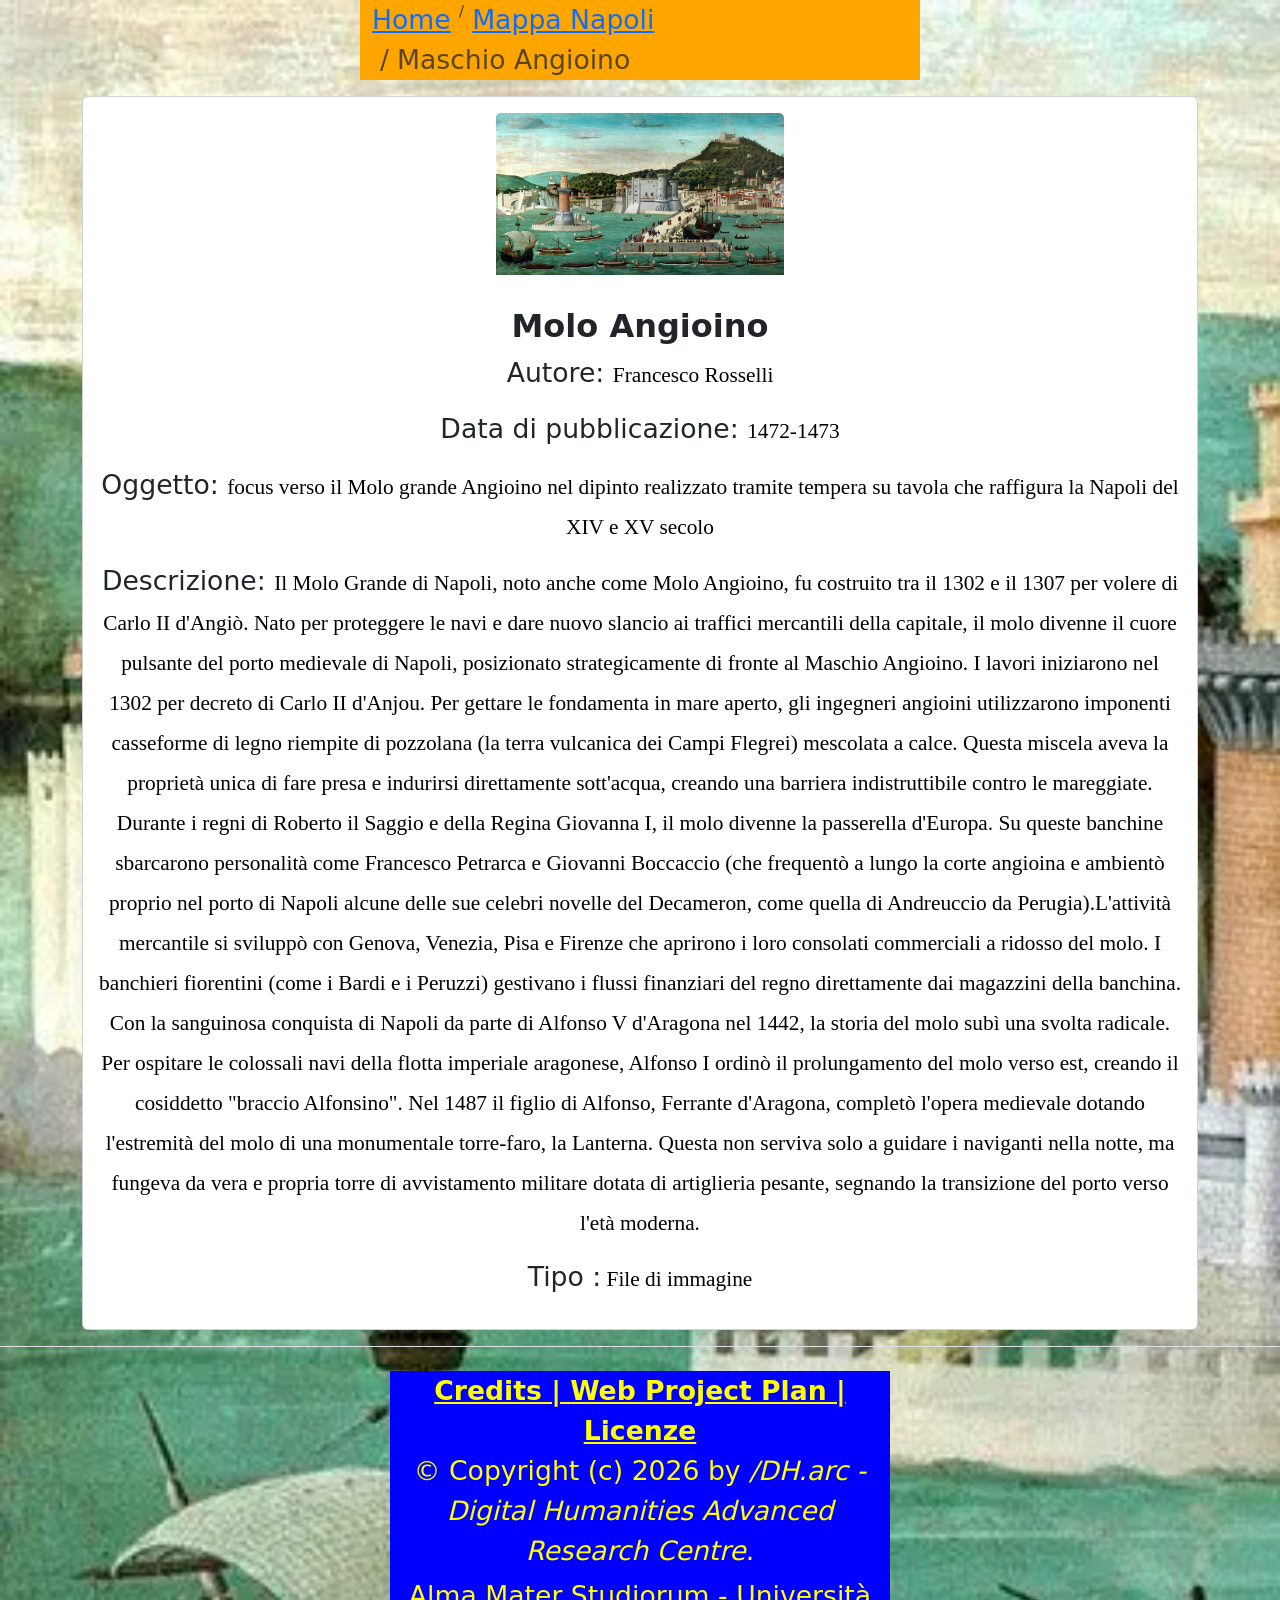
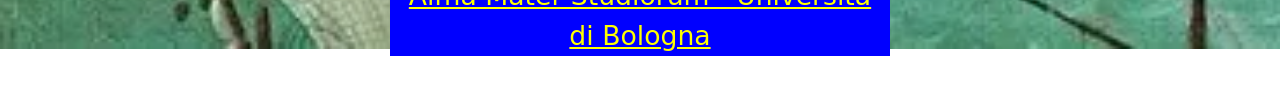
<file: Molo_grande.html>
<!DOCTYPE html>
<htlm>
  <head>
		<title>Molo Angioino</title>
		<meta charset="utf-8" />
		<link rel="icon" type="image/x-icon" href="immagini/Giovanni_Boccaccio_06.jpg">
		<link rel="stylesheet" type="text/css" href="style/style_catalogo_Boccaccio.css" />
		<link href="https://cdn.jsdelivr.net/npm/bootstrap@5.3.8/dist/css/bootstrap.min.css" rel="stylesheet" integrity="sha384-sRIl4kxILFvY47J16cr9ZwB07vP4J8+LH7qKQnuqkuIAvNWLzeN8tE5YBujZqJLB" crossorigin="anonymous">
		<style>
			body {background-image: url('immagini/castellodellOvo.jpg');background-repeat: no-repeat; background-size: cover;background-attachment: fixed} 
		</style>
   
  </head>
  <body >
	<div class="container text-center" style="max-width: 560px; background-color: orange;" >
		<nav aria-label="breadcrumb">
		  <ol class="breadcrumb">
		    <li class="breadcrumb-item"><a href="index.html" style="font-size: 20pt">Home</a></li>
		    <li class="breadcrumb-item"><a href="mappa_Napoli.html" style="font-size: 20pt">Mappa Napoli</a></li>
		    <li class="breadcrumb-item active" aria-current="page" style="font-size: 20pt">Maschio Angioino</li>
		  
		  </ol>
		</nav>
	</div>
	<div class="container text-center">
		  <div class="card my-3 h-100 text-center">
		    <div class="d-flex justify-content-center my-3">
		      <img src="./immagini/molo-Napoli.jpg" class="card-img-top" alt="Molo Angioino" style="width: 18rem;">
		    </div>
		    <div class="card-body">
		      <h2 class="card-title"><b>Molo Angioino</b></h2>
		      <p class="card-text">Autore: <span1>Francesco Rosselli</span1></p>
          <p>Data di pubblicazione: <span1>1472-1473</span1></p>
          <p>Oggetto: <span1> focus verso il Molo grande Angioino nel dipinto realizzato tramite tempera su tavola che raffigura la Napoli del XIV e XV secolo</span1></p>

          <p>Descrizione: <span1>Il Molo Grande di Napoli, noto anche come Molo Angioino, fu costruito tra il 1302 e il 1307 per volere di Carlo II d'Angiò. Nato per proteggere le navi e dare nuovo slancio ai traffici mercantili della capitale, il molo divenne il cuore pulsante del porto medievale di Napoli, posizionato strategicamente di fronte al Maschio Angioino.  I lavori iniziarono nel 1302 per decreto di Carlo II d'Anjou. Per gettare le fondamenta in mare aperto, gli ingegneri angioini utilizzarono imponenti casseforme di legno riempite di pozzolana (la terra vulcanica dei Campi Flegrei) mescolata a calce. Questa miscela aveva la proprietà unica di fare presa e indurirsi direttamente sott'acqua, creando una barriera indistruttibile contro le mareggiate.
          Durante i regni di Roberto il Saggio e della Regina Giovanna I, il molo divenne la passerella d'Europa.  Su queste banchine sbarcarono personalità come Francesco Petrarca e Giovanni Boccaccio (che frequentò a lungo la corte angioina e ambientò proprio nel porto di Napoli alcune delle sue celebri novelle del Decameron, come quella di Andreuccio da Perugia).L'attività mercantile si sviluppò con Genova, Venezia, Pisa e Firenze che aprirono i loro consolati commerciali a ridosso del molo. I banchieri fiorentini (come i Bardi e i Peruzzi) gestivano i flussi finanziari del regno direttamente dai magazzini della banchina. Con la sanguinosa conquista di Napoli da parte di Alfonso V d'Aragona nel 1442, la storia del molo subì una svolta radicale. Per ospitare le colossali navi della flotta imperiale aragonese, Alfonso I ordinò il prolungamento del molo verso est, creando il cosiddetto "braccio Alfonsino". Nel 1487 il figlio di Alfonso, Ferrante d'Aragona, completò l'opera medievale dotando l'estremità del molo di una monumentale torre-faro, la Lanterna. Questa non serviva solo a guidare i naviganti nella notte, ma fungeva da vera e propria torre di avvistamento militare dotata di artiglieria pesante, segnando la transizione del porto verso l'età moderna.
          </span1></p>
          <p>Tipo :<span1> File di immagine </span1>
          </p>
		    </div>
		  </div>
	</div>

<footer class="text-center py-4 mt-auto border-top bg-transparent">
    <div class="container" style="background-color: blue; width: 500px;">
      <div class="crediti" style="margin-bottom: 30px;">
            <a href="#" style="font-weight: bold; color: yellow; font-size: 20pt;">Credits | </a><a href="#" style="font-weight: bold;color: yellow; font-size: 20pt;">Web Project Plan | </a><a href="#" style="font-weight: bold;color: yellow; font-size: 20pt;">Licenze</a>
            <p style="margin-bottom: 0px;color: yellow;">&copy; Copyright (c) 2026 by <em>/DH.arc - Digital Humanities Advanced Research Centre</em>.</p>
            <p style="margin-top: 5px; margin-bottom: 10px;"><a href="https://www.unibo.it/it" title="unibo.it" target="_blank" style="color: yellow;">Alma Mater Studiorum - Università di Bologna</a></p>
      </div>
    </div>
  </footer>

				
  </body>	


</html>
</file>
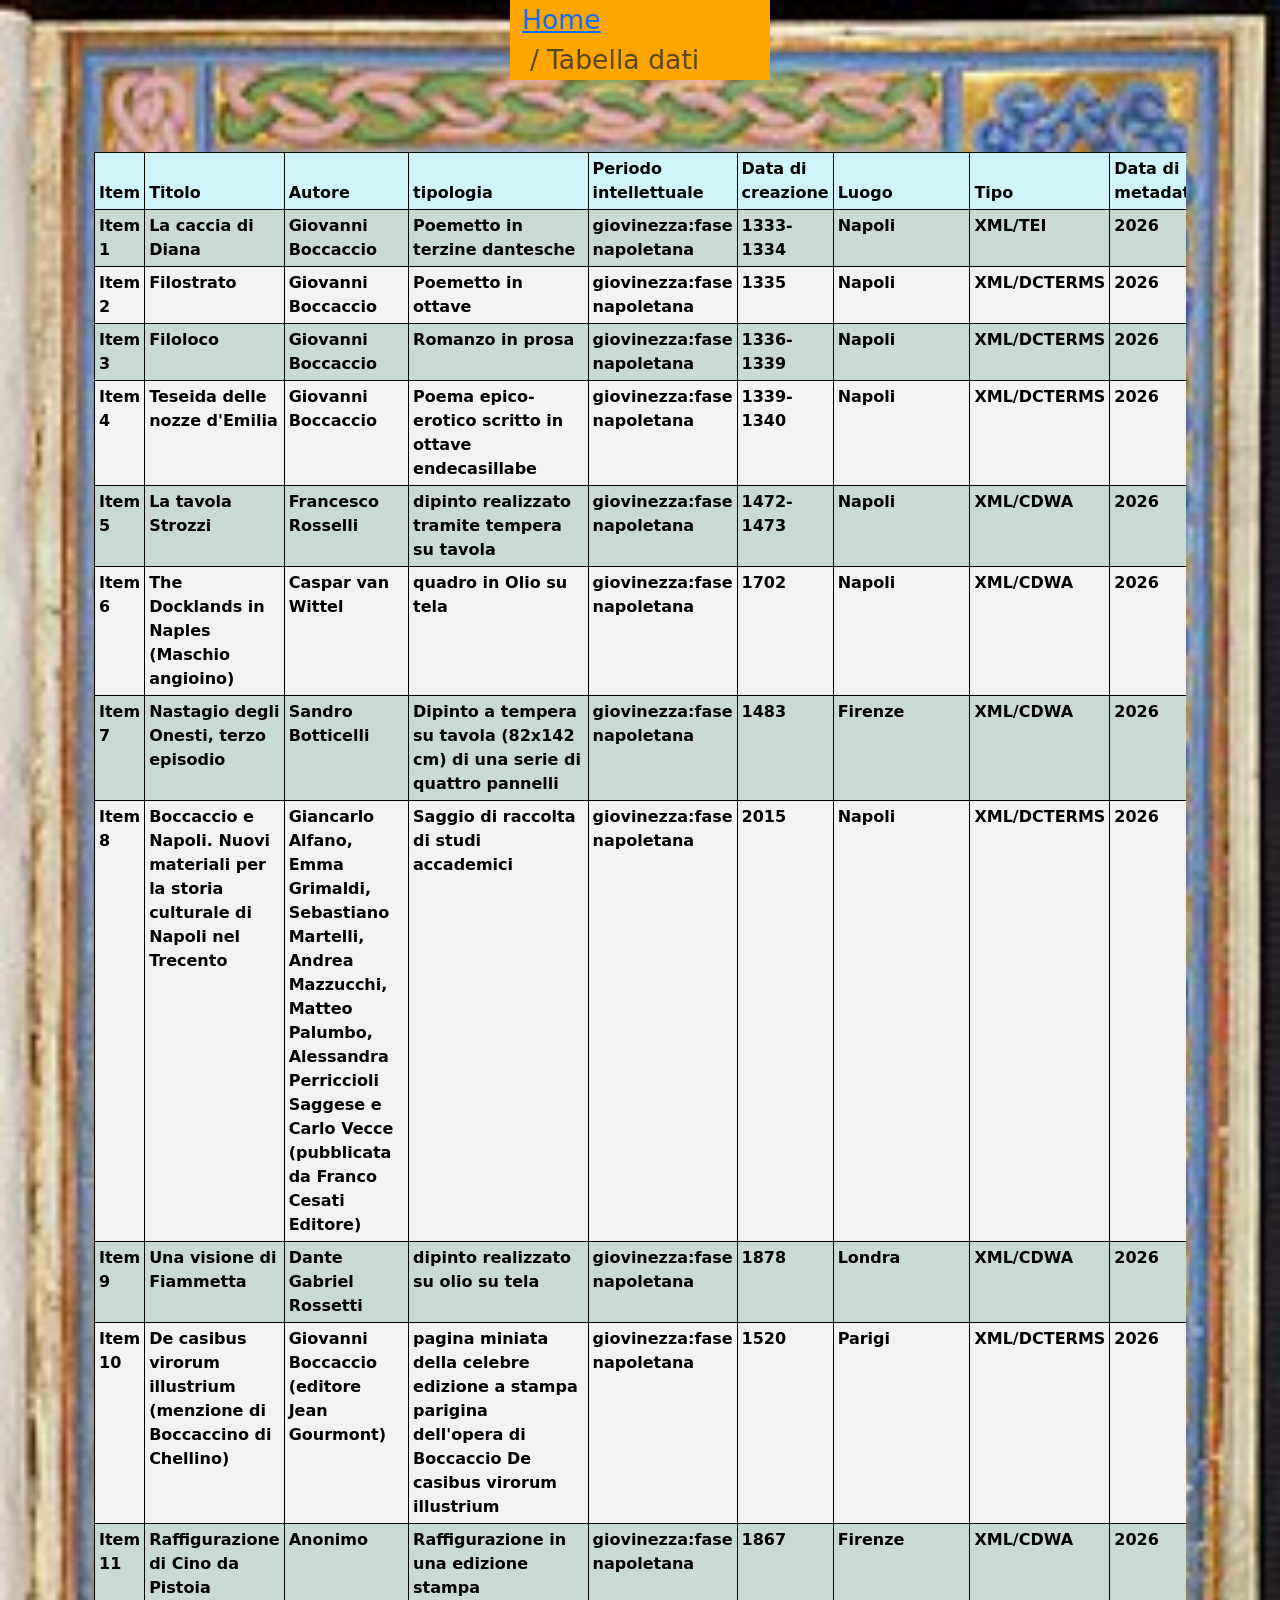
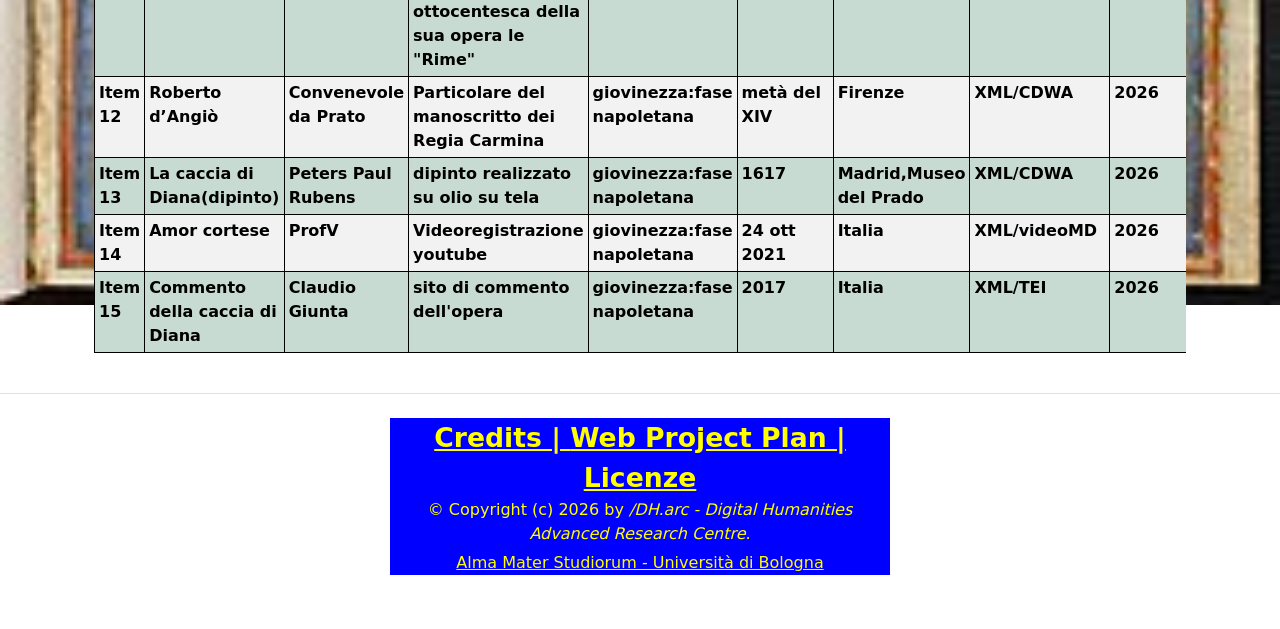
<file: tabella_dati.html>
<!doctype html> 

<head>
<title>Dati</title>
<meta charset="utf-8" />
<link rel="icon" type="image/x-icon" href="immagini/Giovanni_Boccaccio_06.jpg">
<link href="https://cdn.jsdelivr.net/npm/bootstrap@5.3.8/dist/css/bootstrap.min.css" rel="stylesheet" integrity="sha384-sRIl4kxILFvY47J16cr9ZwB07vP4J8+LH7qKQnuqkuIAvNWLzeN8tE5YBujZqJLB" crossorigin="anonymous">
<style>
  table {
    border-collapse: collapse;
    width: 100%;
  }
  th, td {
    border: 1px solid black; 
    padding: 8px;              
  }

	body {background-image: url('immagini/Boccaccio,_Filocolo_-_Bodleian-Library-MS-Canon-Ital-85_fol-1r.jpg');background-repeat: no-repeat; background-size: cover;background-attachment: fixed}
</style>


</head>

<body>
  <div class="container text-center" style="max-width: 260px; background-color: orange;" >
    <nav aria-label="breadcrumb">
      <ol class="breadcrumb">
        <li class="breadcrumb-item"><a href="index.html" style="font-size: 20pt">Home</a></li>
        <li class="breadcrumb-item active" aria-current="page" style="font-size: 20pt">Tabella dati</li>
      
      </ol>
    </nav>
  </div>
	<div class="container mt-2 mt-md-5 p-4">
		<div class="table-responsive">
		  <table class="table table-striped table-hover table-sm">
		    <thead>
		    	<tr class="table-info">
					<th>Item</th>
					<th class="dc:title">Titolo</th>
					<th class="dc:creator">Autore</th>
					<th class="dc:subject">tipologia</th>
					<th class="pe:intellectualPeriod">Periodo intellettuale</th>
					<th class="dc:date">Data di creazione</th>
					<th class="pe:placeOfOrigin">Luogo</th>
					<th class="dc:type" style="width: 10%;">Tipo</th>
					<th class="dcterms:created">Data di metadatazione</th>
				</tr>
		    </thead>
		    <tbody>
		    	<tr class="table-success">
					<th>Item 1</th>
					<th class="dc:title">La caccia di Diana</th>
					<th class="dc:creator">Giovanni Boccaccio</th>
					<th class="dc:subject">Poemetto in terzine dantesche</th>
					<th class="pe:intellectualPeriod">giovinezza:fase napoletana</th>
					<th class="dc:date">1333-1334</th>
					<th class="pe:placeOfOrigin">Napoli</th>
					<th class="dc:type">XML/TEI</th>
					<th class="dcterms:created">2026</th>
				</tr>
		    </tbody>
		    <tbody>
		    	<tr>
					<th>Item 2</th>
					<th class="dc:title">Filostrato</th>
					<th class="dc:creator">Giovanni Boccaccio</th>
					<th class="dc:subject">Poemetto in ottave</th>
					<th class="pe:intellectualPeriod">giovinezza:fase napoletana</th>
					<th class="dc:date">1335</th>
					<th class="pe:placeOfOrigin">Napoli</th>
					<th class="dc:type">XML/DCTERMS</th>
					<th class="dcterms:created">2026</th>
				</tr>
		    </tbody>
		    <tbody>
		    	<tr class="table-success">
					<th>Item 3</th>
					<th class="dc:title">Filoloco</th>
					<th class="dc:creator">Giovanni Boccaccio</th>
					<th class="dc:subject">Romanzo in prosa</th>
					<th class="pe:intellectualPeriod">giovinezza:fase napoletana</th>
					<th class="dc:date">1336-1339</th>
					<th class="pe:placeOfOrigin">Napoli</th>
					<th class="dc:type">XML/DCTERMS</th>
					<th class="dcterms:created">2026</th>
				</tr>
		    </tbody>
		    <tbody>
		    	<tr>
					<th>Item 4</th>
					<th class="dc:title">Teseida delle nozze d'Emilia</th>
					<th class="dc:creator">Giovanni Boccaccio</th>
					<th class="dc:subject">Poema epico-erotico scritto in ottave endecasillabe</th>
					<th class="pe:intellectualPeriod">giovinezza:fase napoletana</th>
					<th class="dc:date">1339-1340</th>
					<th class="pe:placeOfOrigin">Napoli</th>
					<th class="dc:type">XML/DCTERMS</th>
					<th class="dcterms:created">2026</th>
				</tr>
		    </tbody>
		    <tbody>
		    	<tr class="table-success">
					<th>Item 5</th>
					<th class="dc:title">La tavola Strozzi</th>
					<th class="dc:creator">Francesco Rosselli </th>
					<th class="dc:subject">dipinto realizzato tramite tempera su tavola</th>
					<th class="pe:intellectualPeriod">giovinezza:fase napoletana</th>
					<th class="dc:date">1472-1473</th>
					<th class="pe:placeOfOrigin">Napoli</th>
					<th class="dc:type">XML/CDWA</th>
					<th class="dcterms:created">2026</th>
				</tr>
		    </tbody>
		    <tbody>
		    	<tr>
					<th>Item 6</th>
					<th class="dc:title">The Docklands in Naples (Maschio angioino)</th>
					<th class="dc:creator">Caspar van Wittel</th>
					<th class="dc:subject">quadro in Olio su tela</th>
					<th class="pe:intellectualPeriod">giovinezza:fase napoletana</th>
					<th class="dc:date">1702</th>
					<th class="pe:placeOfOrigin">Napoli</th>
					<th class="dc:type">XML/CDWA</th>
					<th class="dcterms:created">2026</th>
				</tr>
		    </tbody>
		    <tbody>
		    	<tr class="table-success">
					<th>Item 7</th>
					<th class="dc:title">Nastagio degli Onesti, terzo episodio </th>
					<th class="dc:creator">Sandro Botticelli </th>
					<th class="dc:subject">Dipinto a tempera su tavola (82x142 cm) di una serie di quattro pannelli</th>
					<th class="pe:intellectualPeriod">giovinezza:fase napoletana</th>
					<th class="dc:date">1483</th>
					<th class="pe:placeOfOrigin">Firenze</th>
					<th class="dc:type">XML/CDWA</th>
					<th class="dcterms:created">2026</th>
				</tr>
		    </tbody>
		    <tbody>
		    	<tr>
					<th>Item 8</th>
					<th class="dc:title">Boccaccio e Napoli. Nuovi materiali per la storia culturale di Napoli nel Trecento</th>
					<th class="dc:creator">Giancarlo Alfano, Emma Grimaldi, Sebastiano Martelli, Andrea Mazzucchi, Matteo Palumbo, Alessandra Perriccioli Saggese e Carlo Vecce (pubblicata da Franco Cesati Editore)</th>
					<th class="dc:subject">Saggio di raccolta di studi accademici </th>
					<th class="pe:intellectualPeriod">giovinezza:fase napoletana</th>
					<th class="dc:date">2015</th>
					<th class="pe:placeOfOrigin">Napoli</th>
					<th class="dc:type">XML/DCTERMS</th>
					<th class="dcterms:created">2026</th>
				</tr>
		    </tbody>
		    <tbody>
		    	<tr class="table-success">
					<th>Item 9</th>
					<th class="dc:title">Una visione di Fiammetta </th>
					<th class="dc:creator"> Dante Gabriel Rossetti  </th>
					<th class="dc:subject">dipinto realizzato su olio su tela</th>
					<th class="pe:intellectualPeriod">giovinezza:fase napoletana</th>
					<th class="dc:date">1878</th>
					<th class="pe:placeOfOrigin">Londra</th>
					<th class="dc:type">XML/CDWA</th>
					<th class="dcterms:created">2026</th>
				</tr>
		    </tbody>
		    <tbody>
		    	<tr>
					<th>Item 10</th>
					<th class="dc:title">De casibus virorum illustrium (menzione di Boccaccino di Chellino)</th>
					<th class="dc:creator">Giovanni Boccaccio (editore Jean Gourmont)</th>
					<th class="dc:subject">pagina miniata della celebre edizione a stampa parigina dell'opera di Boccaccio De casibus virorum illustrium </th>
					<th class="pe:intellectualPeriod">giovinezza:fase napoletana</th>
					<th class="dc:date">1520</th>
					<th class="pe:placeOfOrigin">Parigi</th>
					<th class="dc:type">XML/DCTERMS</th>
					<th class="dcterms:created">2026</th>
				</tr>
		    </tbody>
		    <tbody>
		    	<tr class="table-success">
					<th>Item 11</th>
					<th class="dc:title">Raffigurazione di Cino da Pistoia  </th>
					<th class="dc:creator"> Anonimo  </th>
					<th class="dc:subject">Raffigurazione in una edizione stampa ottocentesca della sua opera le "Rime"</th>
					<th class="pe:intellectualPeriod">giovinezza:fase napoletana</th>
					<th class="dc:date">1867</th>
					<th class="pe:placeOfOrigin">Firenze</th>
					<th class="dc:type">XML/CDWA</th>
					<th class="dcterms:created">2026</th>
				</tr>
		    </tbody>
		    <tbody>
		    	<tr>
					<th>Item 12</th>
					<th class="dc:title">Roberto d’Angiò</th>
					<th class="dc:creator">Convenevole da Prato</th>
					<th class="dc:subject"> Particolare del manoscritto dei Regia Carmina </th>
					<th class="pe:intellectualPeriod">giovinezza:fase napoletana</th>
					<th class="dc:date">metà del XIV</th>
					<th class="pe:placeOfOrigin">Firenze</th>
					<th class="dc:type">XML/CDWA</th>
					<th class="dcterms:created">2026</th>
				</tr>
		    </tbody>
		    <tbody>
		    	<tr class="table-success">
					<th>Item 13</th>
					<th class="dc:title">La caccia di Diana(dipinto)  </th>
					<th class="dc:creator"> Peters Paul Rubens  </th>
					<th class="dc:subject">dipinto realizzato su olio su tela</th>
					<th class="pe:intellectualPeriod">giovinezza:fase napoletana</th>
					<th class="dc:date">1617</th>
					<th class="pe:placeOfOrigin">Madrid,Museo del Prado</th>
					<th class="dc:type">XML/CDWA</th>
					<th class="dcterms:created">2026</th>
				</tr>
		    </tbody>
		    <tbody>
		    	<tr>
					<th>Item 14</th>
					<th class="dc:title">Amor cortese</th>
					<th class="dc:creator">ProfV</th>
					<th class="dc:subject"> Videoregistrazione youtube </th>
					<th class="pe:intellectualPeriod">giovinezza:fase napoletana</th>
					<th class="dc:date"> 24 ott 2021</th>
					<th class="pe:placeOfOrigin">Italia</th>
					<th class="dc:type">XML/videoMD</th>
					<th class="dcterms:created">2026</th>
				</tr>
		    </tbody>
		    <tbody>
		    	<tr class="table-success">
					<th>Item 15</th>
					<th class="dc:title">Commento della caccia di Diana  </th>
					<th class="dc:creator"> Claudio Giunta  </th>
					<th class="dc:subject">sito di commento dell'opera </th>
					<th class="pe:intellectualPeriod">giovinezza:fase napoletana</th>
					<th class="dc:date">2017</th>
					<th class="pe:placeOfOrigin">Italia</th>
					<th class="dc:type">XML/TEI</th>
					<th class="dcterms:created">2026</th>
				</tr>
		    </tbody>
		  </table>
		</div>
	</div>

	<footer class="text-center py-4 mt-auto border-top bg-transparent">
    <div class="container" style="background-color: blue; width: 500px;">
      <div class="crediti" style="margin-bottom: 30px;">
            <a href="#" style="font-weight: bold; color: yellow; font-size: 20pt;">Credits | </a><a href="#" style="font-weight: bold;color: yellow; font-size: 20pt;">Web Project Plan | </a><a href="#" style="font-weight: bold;color: yellow; font-size: 20pt;">Licenze</a>
            <p style="margin-bottom: 0px;color: yellow;">&copy; Copyright (c) 2026 by <em>/DH.arc - Digital Humanities Advanced Research Centre</em>.</p>
            <p style="margin-top: 5px; margin-bottom: 10px;"><a href="https://www.unibo.it/it" title="unibo.it" target="_blank" style="color: yellow;">Alma Mater Studiorum - Università di Bologna</a></p>
      </div>
    </div>
  </footer>

</body>





</html>
</file>
<file: style/style_catalogo_Boccaccio.css>
/* FONTS */
/* normal */
@import url("https://fonts.googleapis.com/css2?family=Noto+Sans&display=swap");

/* body*/
body {
  color: blue;
  font-size: 17px;
  margin: 0;
  height: 100%;
}

/* navigation bar */
.topnav {
  background-color: blue;
  overflow: hidden;
  font-size: 25px;
}

.topnav a {
  color: #f2f2f2;
  display: block;
  float: left;
  padding: 14px 16px;
  text-align: center;
  text-decoration: none;
}

.topnav .active {
  color: #000;
  background-color: #ddd;
}

.topnav a:hover {
  background-color: #ddd;
  color: black;
}

/* dropdown menu */

.dropdown1 {
  float: left;
  overflow: hidden;
}

.dropdown1 .dropbtn1 {
  font-size: 25px;  
  border: none;
  outline: none;
  color: white;
  padding: 14px 16px;
  background-color: inherit;
  font-family: inherit;
  margin: 0;
}

.navbar a:hover, .dropdown1:hover .dropbtn1 {
  background-color: gray;
}

.dropdown-content1 {
  display: none;
  position: absolute;
  background-color: #f9f9f9;
  min-width: 160px;
  box-shadow: 0px 8px 16px 0px rgba(0,0,0,0.2);
  z-index: 1;
}

.dropdown-content1 a {
  float: none;
  color: black;
  padding: 12px 16px;
  text-decoration: none;
  display: block;
  text-align: left;
}

.dropdown-content1 a:hover {
  background-color: #ddd;
}

.dropdown1:hover .dropdown-content1 {
  display: block;
}

span { 
  font-weight: bold

}

span1 {
  color: black;
  font-family:calibri;
  font-size:80%;
  text-align:"justify"
}

#metadati1 { 
  font-size: 21px;

}

.testata {
  background-color: rgba(45, 45, 45, 0.5);
  padding-top: 50px;
  padding-bottom: 100px;
  padding-left: 0px;
  padding-right: 0px;
  margin-left: 0px;
  margin-right: 0px;
}

p  { 
  font-size: 20pt;
}
</file>
<file: style/style_caccia_Diana.css>
/* FONTS */
/* normal */
@import url("https://fonts.googleapis.com/css2?family=Noto+Sans&display=swap");

/* body*/
body {
  color: blue;
  font-size: 17px;
  margin: 0;
  height: 100%;
}

/* navigation bar */
.topnav {
  background-color: blue;
  overflow: hidden;
  font-size: 25px;
}

.topnav a {
  color: #f2f2f2;
  display: block;
  float: left;
  padding: 14px 16px;
  text-align: center;
  text-decoration: none;
}

.topnav .active {
  color: #000;
  background-color: #ddd;
}

.topnav a:hover {
  background-color: #ddd;
  color: black;
}

/* dropdown menu */

.dropdown1 {
  float: left;
  overflow: hidden;
}

.dropdown1 .dropbtn1 {
  font-size: 25px;  
  border: none;
  outline: none;
  color: white;
  padding: 14px 16px;
  background-color: inherit;
  font-family: inherit;
  margin: 0;
}

.navbar a:hover, .dropdown1:hover .dropbtn1 {
  background-color: gray;
}

.dropdown-content1 {
  display: none;
  position: absolute;
  background-color: #f9f9f9;
  min-width: 160px;
  box-shadow: 0px 8px 16px 0px rgba(0,0,0,0.2);
  z-index: 1;
}

.dropdown-content1 a {
  float: none;
  color: black;
  padding: 12px 16px;
  text-decoration: none;
  display: block;
  text-align: left;
}

.dropdown-content1 a:hover {
  background-color: #ddd;
}

.dropdown1:hover .dropdown-content1 {
  display: block;
}

span { 
  font-weight: bold

}


#metadati1 { 
  font-size: 21px;

}

.testata {
  background-color: rgba(45, 45, 45, 0.5);
  padding-top: 50px;
  padding-bottom: 100px;
  padding-left: 0px;
  padding-right: 0px;
  margin-left: 0px;
  margin-right: 0px;
}

p { 
  font-size: 21px;

}
</file>
